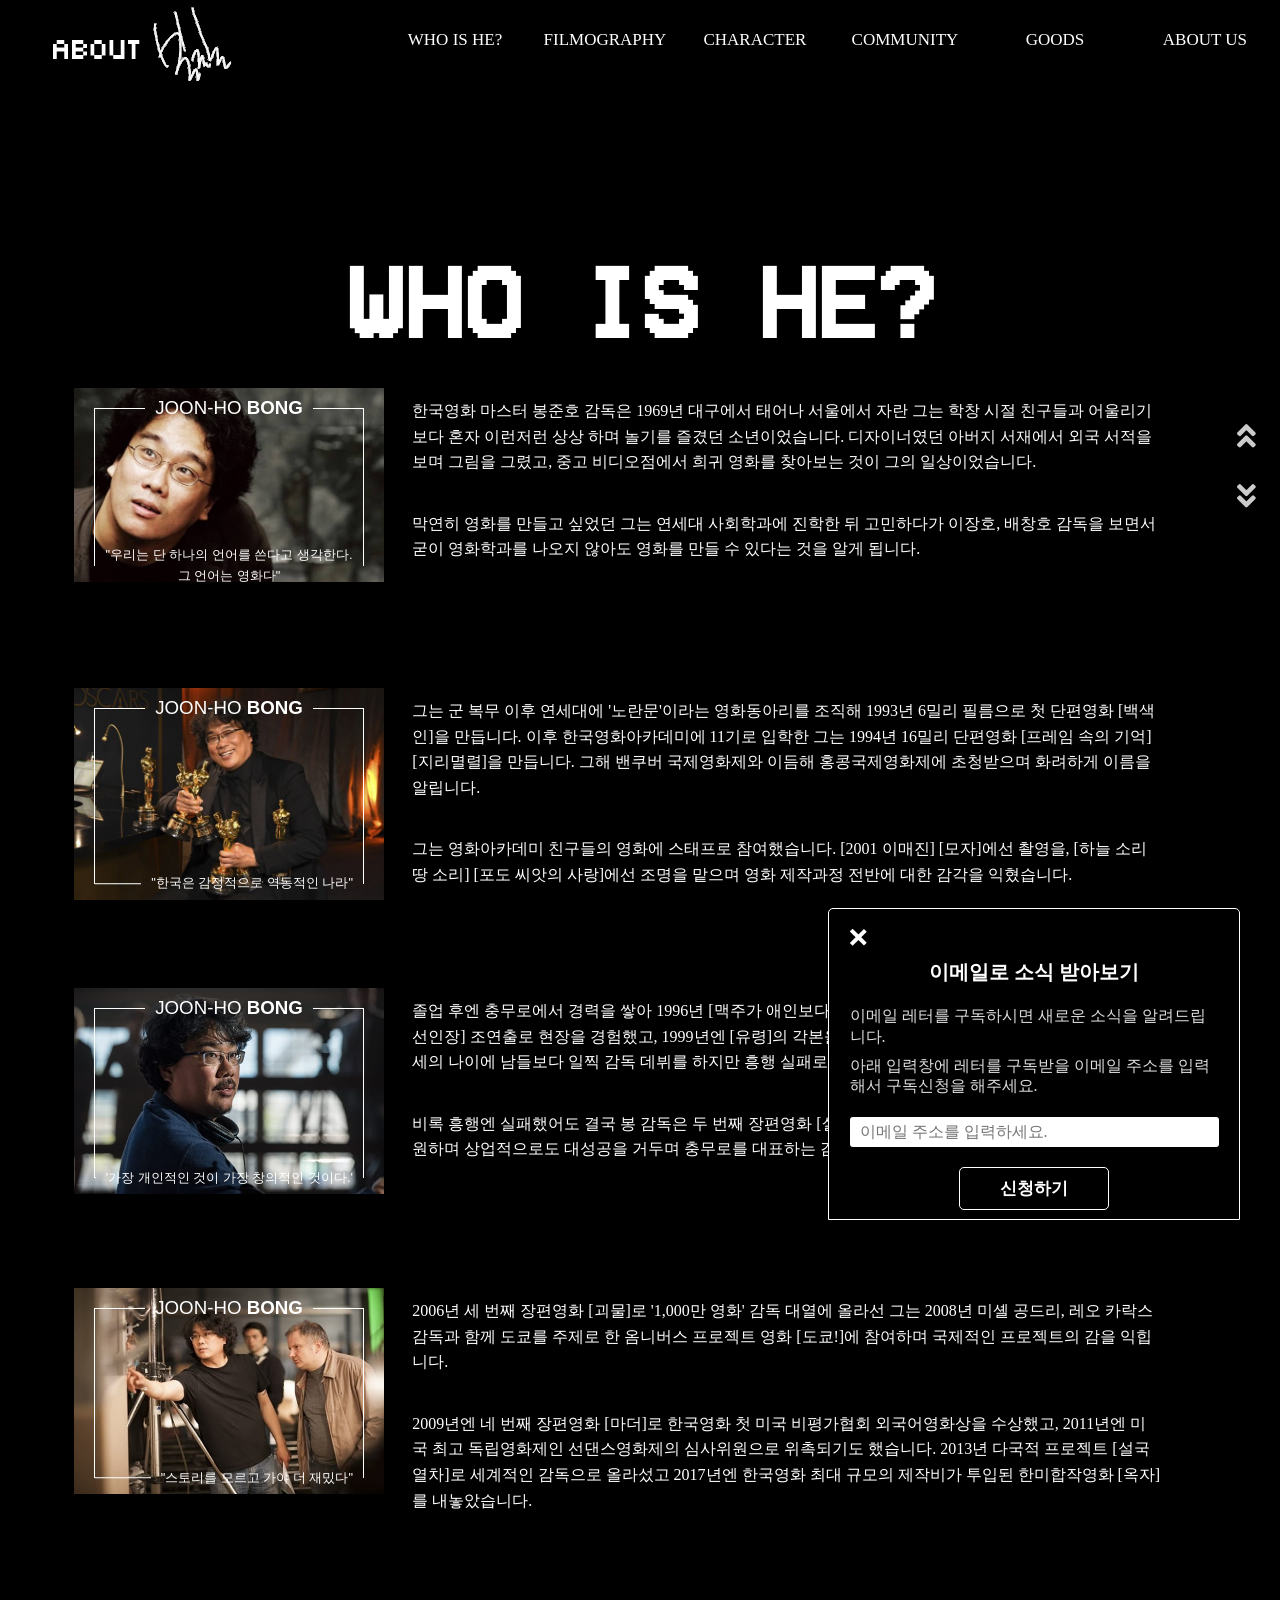
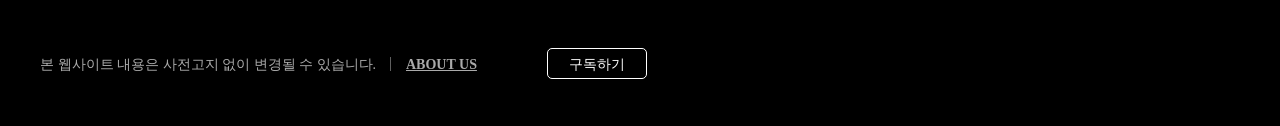
<file: 01/who_is_he.html>
<!DOCTYPE html>
<html lang="ko">
<head>
    <meta charset="UTF-8">
    <meta name="viewport" content="width=device-width, initial-scale=1.0, minimum-scale=1.0, maximum-scale=1.0">
    <meta http-equiv="X-UA-Compatible" content="ie=edge">
    <link rel="shortcut icon" href="../common/img/favicon_32x32.png" type="image/x-icon" />
    <link rel="icon" href="../common/img/favicon_32x32.png" type="image/x-icon">
    <title>ABOUT_______</title>
    
    <link rel="stylesheet" href="../common/css/basic.css">
    <link rel="stylesheet" href="css/style.css">
    <!--    WOW-->
    <link rel="stylesheet" href="../common/css/animate.css" />
    
    <script type="text/javascript" src="../common/js/jquery-3.4.1.min.js"></script>
    <script>
        $(function() {
            $("header").load("../common/head.html");
            $("footer").load("../common/foot.html");
        });
    </script>
    
    <!--    WOW.js-->
    <script type="text/javascript" src="../common/js/wow.min.js"></script>
</head>
<body>
   
<header></header>
   

<div class="content wow fadeInUp animated">
   
    <h3 class="page-tit">Who is He?</h3>
<!--
    <h4>Bong Joon Ho /봉준호 <br>출생 : 1969년 9월 14일 (50세)/대구광역시 남구 봉덕동 <br>
학력 : 대구남도초등학교 (전학)/잠실고등학교 (졸업)/연세대학교 (사회학 / 학사)/한국영화아카데미 <br>
 데뷔:1993년도 <백색인></h4>
-->
  
</div>
 <div class="bongbong wow fadeInUp animated">
  <div class="bong">
  	<figure class="bonbon"><img src="img/bong2.jpg" alt="bon2" />
  <figcaption>
    <div class="bong1">
      <h3>Joon-ho <span> Bong</span></h3>
    </div>
    <div class="bong2">
      <p> "우리는 단 하나의 언어를 쓴다고 생각한다. 그 언어는 영화다" </p>
    </div>
  </figcaption>
  <a href="#"></a>
</figure>
<p>
한국영화 마스터 봉준호 감독은 1969년 대구에서 태어나 서울에서 자란 그는 학창 시절 친구들과 어울리기보다 혼자 이런저런 상상 하며 놀기를 즐겼던 소년이었습니다. 
디자이너였던 아버지 서재에서 외국 서적을 보며 그림을 그렸고, 중고 비디오점에서 희귀 영화를 찾아보는 것이 그의 일상이었습니다.</p>
 <p class="notthis">
막연히 영화를 만들고 싶었던 그는 연세대 사회학과에 진학한 뒤 고민하다가 이장호, 배창호 감독을 보면서 굳이 영화학과를 나오지 않아도 영화를 만들 수 있다는 것을 알게 됩니다.</p>
  </div>
  <div class="bong">
  	<figure class="bonbon"><img src="img/bong3.jpg" alt="bon3" />
  <figcaption>
    <div class="bong1">
      <h3>Joon-ho <span> Bong</span></h3>
    </div>
    <div class="bong2">
      <p>"한국은 감정적으로 역동적인 나라"</p>
    </div>
  </figcaption>
  <a href="#"></a>
</figure>

 <p>그는 군 복무 이후 연세대에 '노란문'이라는 영화동아리를 조직해 1993년 6밀리 필름으로 첫 단편영화 [백색인]을 만듭니다.
이후 한국영화아카데미에 11기로 입학한 그는 1994년 16밀리 단편영화 [프레임 속의 기억] [지리멸렬]을 만듭니다.
<span class="notthis">그해 밴쿠버 국제영화제와 이듬해 홍콩국제영화제에 초청받으며 화려하게 이름을 알립니다.</span></p>
 <p class="notthis">그는 영화아카데미 친구들의 영화에 스태프로 참여했습니다. 
[2001 이매진] [모자]에선 촬영을, [하늘 소리 땅 소리] [포도 씨앗의 사랑]에선 조명을 맡으며 영화 제작과정 전반에 대한 감각을 익혔습니다.</p>
  </div>
   
  <div class="bong">
  	<figure class="bonbon"><img src="img/bong5.jpg" alt="bon5" />
  <figcaption>
    <div class="bong1">
      <h3>Joon-ho <span> Bong</span></h3>
    </div>
    <div class="bong2">
      <p> '가장 개인적인 것이 가장 창의적인 것이다.' </p>
    </div>
  </figcaption>
  <a href="#"></a>
	  </figure>
	   <p class="notthis">
졸업 후엔 충무로에서 경력을 쌓아 1996년 [맥주가 애인보다 좋은 7가지 이유] 연출부를 거쳐 1997년 [모텔 선인장] 조연출로 현장을 경험했고, 1999년엔 [유령]의 각본을 썼습니다.
그는 2000년 [플란다스의 개]로 31세의 나이에 남들보다 일찍 감독 데뷔를 하지만 흥행 실패로 위기에 처합니다. 
</p>
<p>
	<span class="notthis">비록 흥행엔 실패했어도 결국 </span>봉 감독은 
두 번째 장편영화 [살인의 추억]으로 비평은 물론 525만 관객을 동원하며 상업적으로도 대성공을 거두며 충무로를 대표하는 감독으로 안착합니다.
</p>
  </div> 

<div class="bong">
	  <figure class="bonbon"><img src="img/bong6.jpg" alt="bon6" />
  <figcaption>
    <div class="bong1">
      <h3>Joon-ho <span> Bong</span></h3>
    </div>
    <div class="bong2">
      <p> "스토리를 모르고 가야 더 재밌다" </p>
	  </div>
  </figcaption>
  <a href="#"></a>
</figure>
<p>2006년 세 번째 장편영화 [괴물]로 '1,000만 영화' 감독 대열에 올라선 그는 
2008년 미셸 공드리, 레오 카락스 감독과 함께 도쿄를 주제로 한 옴니버스 프로젝트 영화 [도쿄!]에 참여하며 국제적인 프로젝트의 감을 익힙니다.
	</p>
	<p class="last">
2009년엔 네 번째 장편영화 [마더]로 한국영화 첫 미국 비평가협회 외국어영화상을 수상했고, 2011년엔 미국 최고 독립영화제인 선댄스영화제의 심사위원으로 위촉되기도 했습니다.<br class="moile-only">
2013년 다국적 프로젝트 [설국열차]로 세계적인 감독으로 올라섰고 2017년엔 한국영화 최대 규모의 제작비가 투입된 한미합작영화 [옥자]를 내놓았습니다.</p>
</div>
</div>






<footer></footer>
    
</body>
</html>
</file>
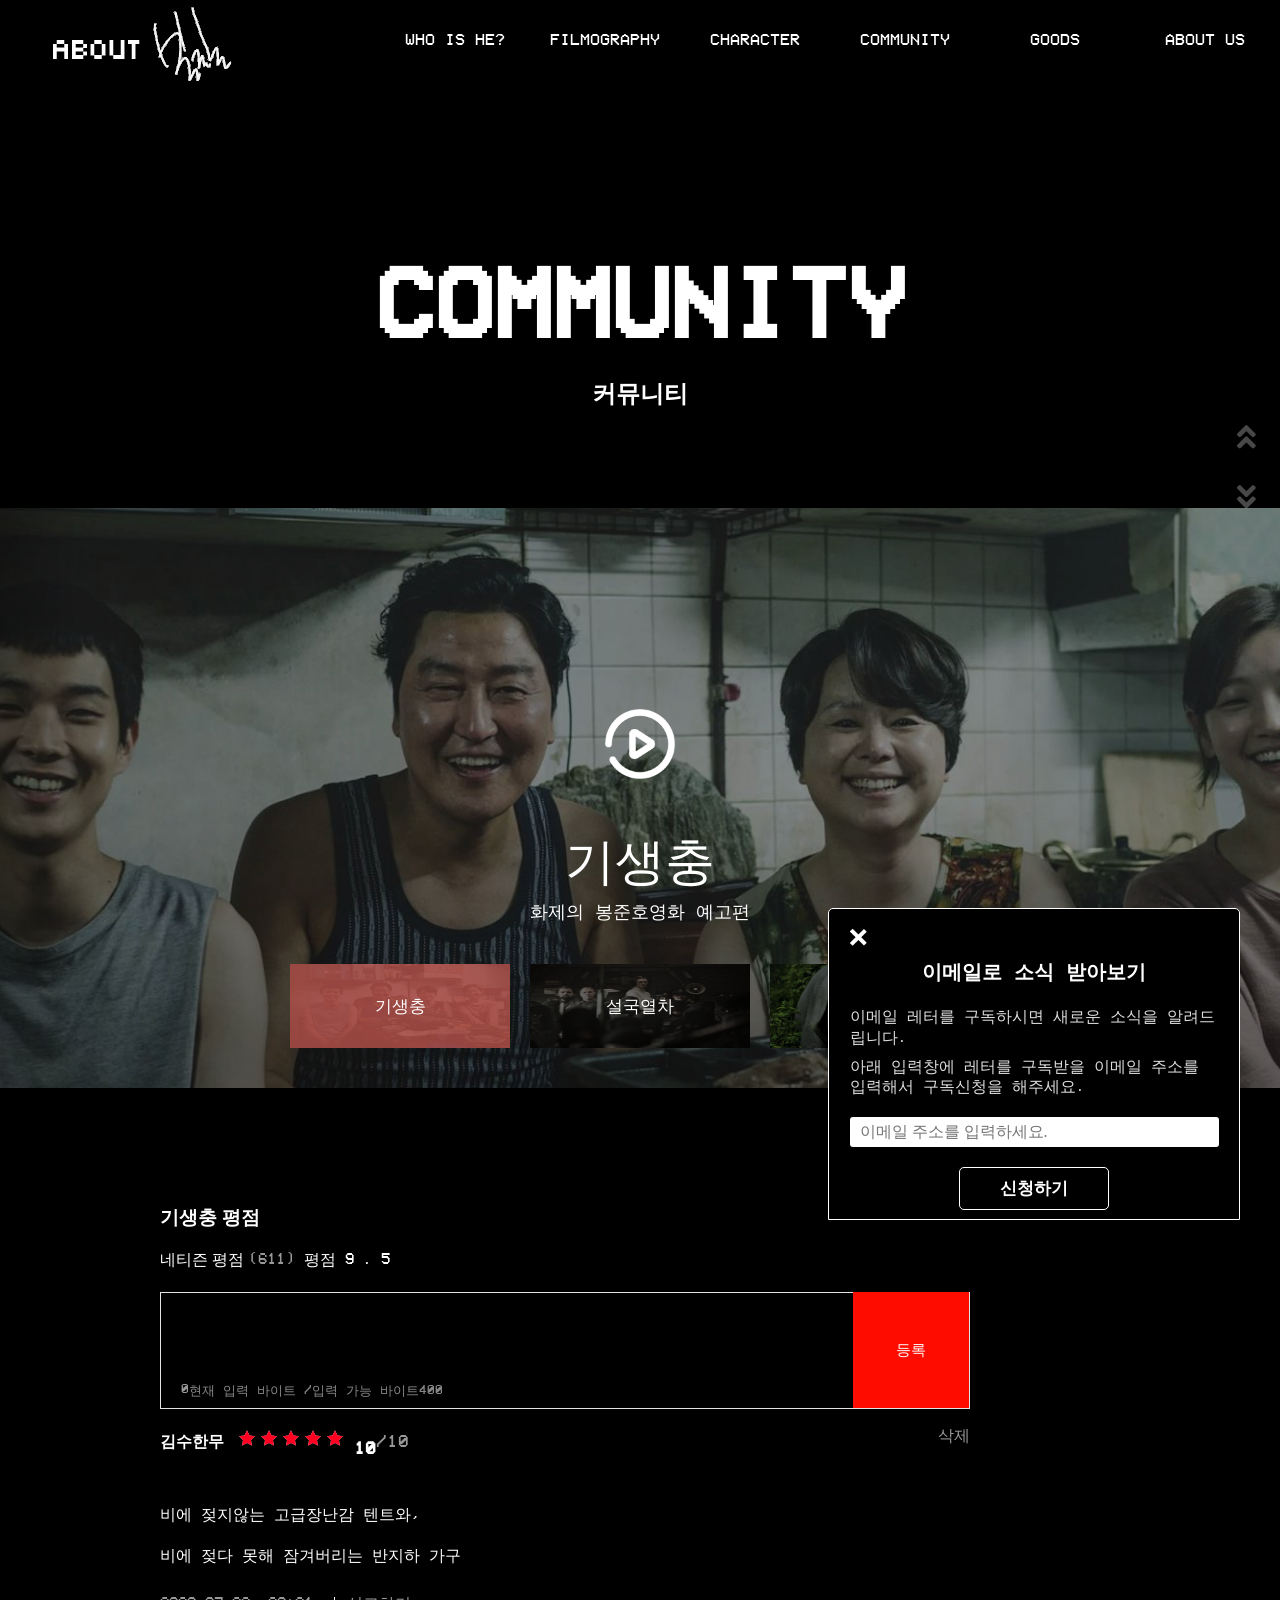
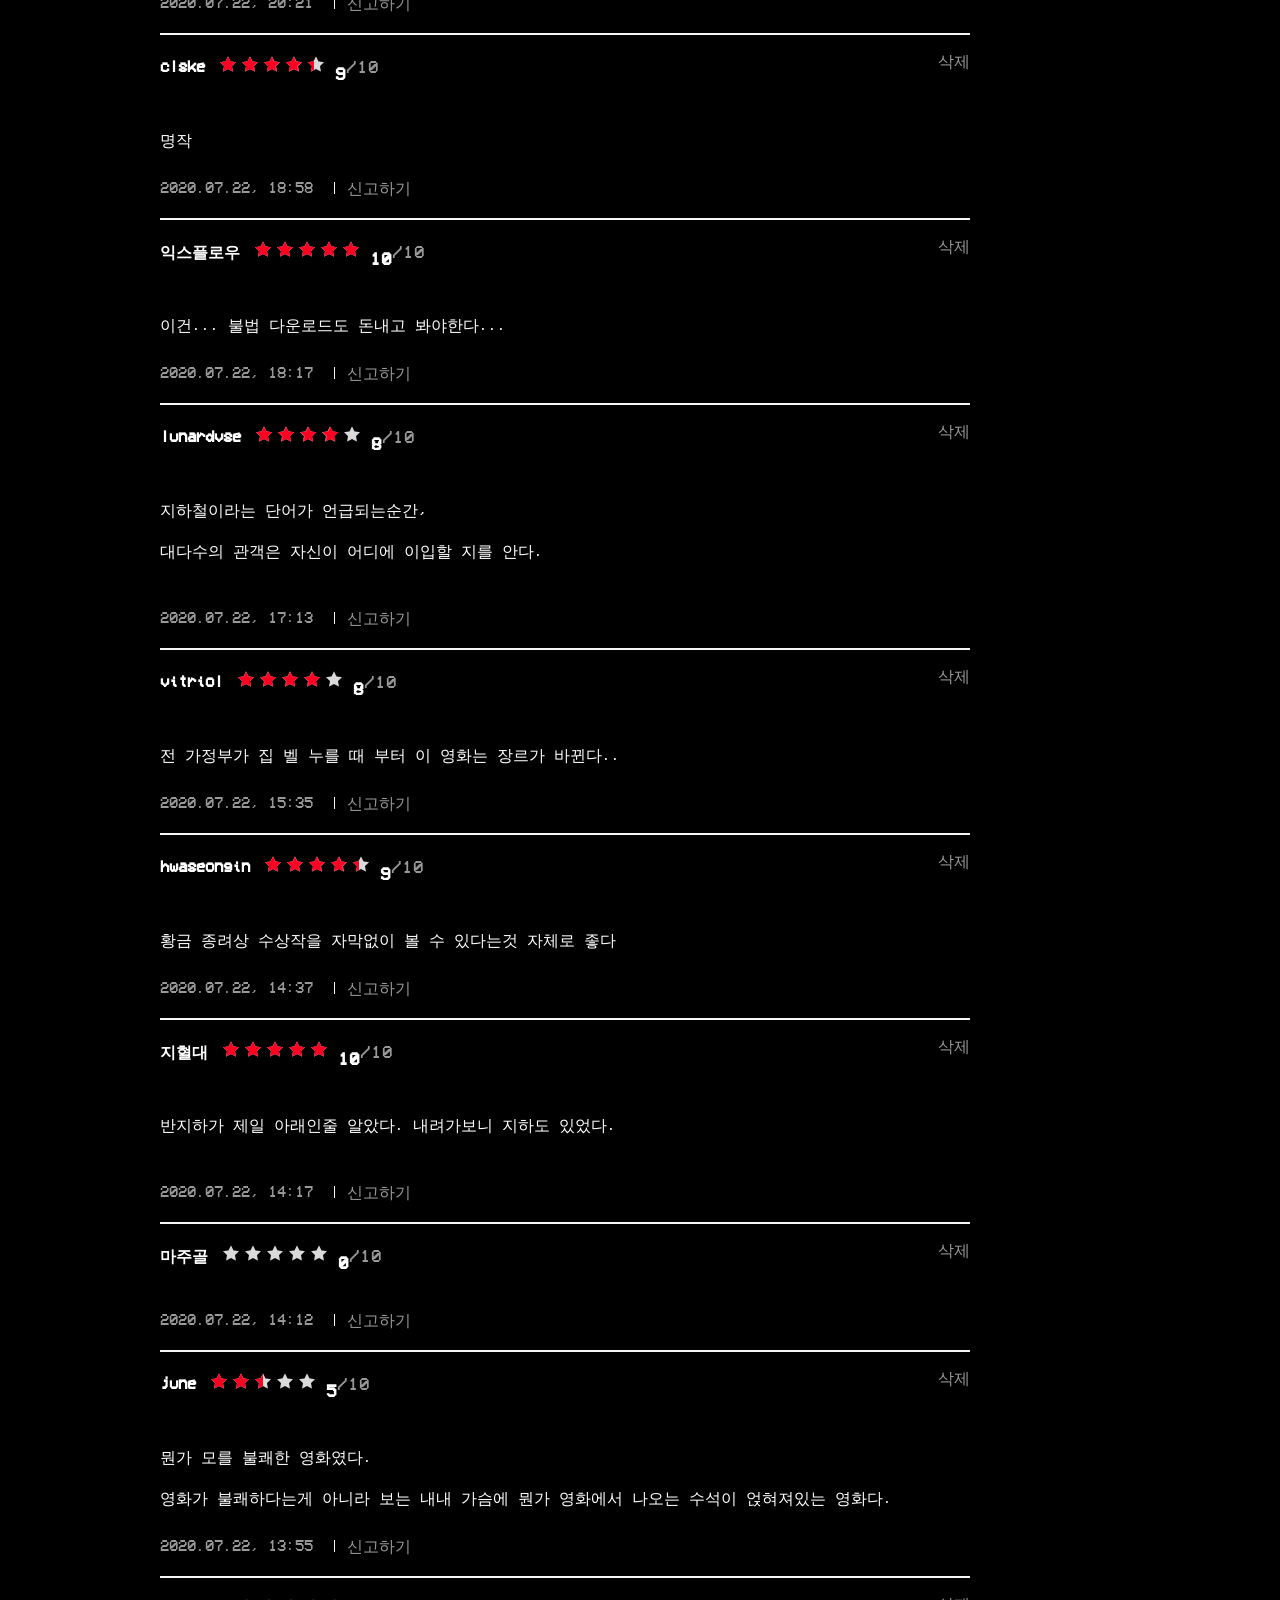
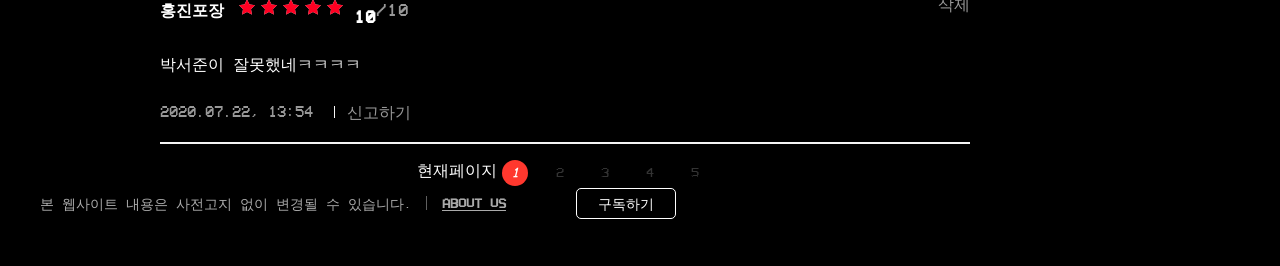
<file: 04/community.html>
<!DOCTYPE html>
<html lang="ko">
<head>
    <meta charset="UTF-8">
    <meta name="viewport" content="width=device-width, initial-scale=1.0, minimum-scale=1.0, maximum-scale=1.0">
    <link rel="shortcut icon" href="img/favicon_32x32.png" type="image/x-icon" />
    <link rel="icon" href="img/favicon_32x32.png" type="image/x-icon">
    <title>ABOUT_______</title>
    <!--    공용css-->
    <link rel="stylesheet" href="../common/css/basic.css">
    <link rel="stylesheet" href="css/style.css">
    <link rel="stylesheet" href="css/movie.css">

    <!--    wow-->
    <link rel="stylesheet" href="css/animate.css">
    <!--    js-->
    <script type="text/javascript" src="js/jquery-3.4.1.min.js"></script>
    <script src="js/prefixfree.min.js"></script>
    <!--    wowjs-->
    <script src="js/wow.min.js"></script>
    <script>
        $(function() {
            $("header").load("../common/head.html");
            $("footer").load("../common/foot.html");
        });
    </script>
    <script>
        new WOW().init();
    </script>


    <script>
        $(function() {
            $(".hc_big_img").hide();
            $(".hc_big_img").eq(0).fadeIn();
            $(".hc_thumb_box").eq(0).addClass("hover");

            $(".movie .movie_detail").hide();
            $(".movie .movie_detail").eq(0).fadeIn();

            $(".hc_thumb_box").click(function() {
                var i = $(this).index();
                $(".hc_thumb_box").removeClass("hover");
                $(".hc_thumb_box").eq(i).addClass("hover");
                $(".hc_big_img").hide();
                $(".hc_big_img").eq(i).fadeIn();

                $(".movie .movie_detail").hide();
                $(".movie .movie_detail").eq(i).fadeIn(); //stop().slideToggle(1000);
            });
        });
    </script>
</head>

<body>

    <header></header>

    <!-- 내용 넣기 예시-->
    <div class="content wow fadeInUp">
        <h3 class="page-tit">COMMUNITY</h3>
        <h4 class="page-sub">커뮤니티</h4>
    </div>

    <!--     video 모달-->
    <div class="main_area main_hot_clip wow fadeInUp" data-wow-duration=".8s" data-wow-delay=".8s">
        <div class="hc_movie vod_active">
            <!--동영상 활성시 vod_active 추가-->
            <div>
                <div class="hc_big_img hover">
                    <div class="hc_img_box ">
                        <img src="img/gi.jpg" alt="기생충" class="img01"></div>
                    <div class="hc_title_box">
                        <div class="vod_box">
                            <input type="checkbox" id="popup">
                            <label for="popup"><img src="img/play0.png" alt="" style="width: 70px"></label>
                            <div>
                                <div>
                                    <iframe width="700" height="400" src="https://www.youtube.com/embed/jBdRhhSt3Bc" frameborder="0" allow="accelerometer; autoplay; encrypted-media; gyroscope; picture-in-picture" allowfullscreen></iframe>
                                    <label for="popup"></label>
                                </div>
                                <label for="popup">X</label>
                            </div>
                        </div>
                        <div class="txt_box">
                            <div class="title">기생충</div>
                            <div class="info_txt">화제의 봉준호영화 예고편</div>
                        </div>
                    </div>
                </div>
                <div class="hc_big_img hover">
                    <div class="hc_img_box">
                        <img src="img/snow.jpg" alt="설국열차" class="img02"></div>
                    <div class="hc_title_box">
                        <div class="vod_box">
                            <input type="checkbox" id="popup1">
                            <label for="popup1"><img src="img/play0.png" alt="" style="width: 70px"></label>
                            <div>
                                <div>
                                    <iframe width="700" height="400" src="https://www.youtube.com/embed/mmiGsmbu3mQ" frameborder="0" allow="accelerometer; autoplay; encrypted-media; gyroscope; picture-in-picture" allowfullscreen></iframe>
                                    <label for="popup1"></label>
                                </div>
                                <label for="popup1">X</label>
                            </div>
                        </div>
                        <div class="txt_box">
                            <div class="title">설국열차</div>
                            <div class="info_txt">화제의 봉준호영화 예고편</div>
                        </div>
                    </div>
                </div>
                <div class="hc_big_img hover">
                    <div class="hc_img_box"><img src="img/okja-2.jpg" alt="옥자" class="img03"></div>
                    <div class="hc_title_box">
                        <div class="vod_box">
                            <input type="checkbox" id="popup2">
                            <label for="popup2"><img src="img/play0.png" alt="" style="width: 70px"></label>
                            <div>
                                <div>
                                    <iframe width="700" height="400" src="https://www.youtube.com/embed/eOdMVj1mnHE" frameborder="0" allow="accelerometer; autoplay; encrypted-media; gyroscope; picture-in-picture" allowfullscreen></iframe>
                                    <label for="popup2"></label>
                                </div>
                                <label for="popup2">X</label>
                            </div>
                        </div>
                        <div class="txt_box">
                            <div class="title">옥자</div>
                            <div class="info_txt">화제의 봉준호영화 예고편</div>
                        </div>
                    </div>
                </div>

            </div>
            <div class="hc_thumb">
                <div class="hc_thumb_box hover">
                    <img src="img/gi.jpg" alt="기생충" width="220" height="84">
                    <span class="txt">기생충</span>
                </div>
                <div class="hc_thumb_box">
                    <img src="img/snow.jpg" alt="설국열차" width="220" height="84">
                    <span class="txt">설국열차</span>
                </div>
                <div class="hc_thumb_box">
                    <img src="img/okja-1.jpg" alt="옥자" width="220" height="84">
                    <span class="txt">옥자</span>
                </div>

            </div>

        </div>
    </div>



<!--평점 창======================-->

   <div class="movie">
    <div class="movie_detail">
        <h3 class="screen_out">기생충 평점 </h3>
        <div class="main_detail">
            <div class="menu_impression menu_netizen">
                <h4 class="tit_movie">
                    네티즌 평점<span class="txt_menu">(611)</span>
                    <span class="info_menu">
                        <span class="ico_star ico_17star">평점</span>
                        <span class="num_grade grade_02">9</span>
                        <span class="num_grade grade_dot">.</span>
                        <span class="num_grade grade_01">5</span>
                    </span>
                </h4>
            </div>
            <!-- 내 평점 -->
            <div class="wrap_impression" id="wrap_impression">
                <div class="wrap_write">
                    <div class="cont_write" id="divContWrite">
                        <div class="impression_write">
                            <form action="#" method="get" class="frm_eval" id="writeCommentArea" onsubmit="return false;">
                                <div class="area_eval">
                                    <span class="wrap_tf" id="spanCommentArea">         
                                        <textarea name="tfEval" id="tfEval" class="tf_impression" style="height:66px; overflow-y:auto;"></textarea>
                                        <a href="" class="link_write"></a>
                                    </span>
                                    <span class="img_cmt guide_emot"></span>
                                </div>

                                <div class="write_btn">                                    
                                    <span class="num_byte">
                                        <span class="screen_out">현재 입력 바이트</span>
                                        <span class="num_count" id="tfEval_byteinfo">0</span>
                                        /<span class="screen_out">입력 가능 바이트</span>400</span>
                                    <button type="button" class="btn_submit">등록</button>
                                </div>
                            </form>
                        </div>
                    </div>
                </div>
            </div> 
            <ul class="list_review list_netizen">

                <li class="fst ">
                    <div class="review_info">
                        <a href="" class="link_review">
                            <p class="link_profile">김수한무</p>
                        </a>
                        <div class="raking_grade">
                            <span class="bg_star"><span class="bg_star inner_star" style="width:100.0%">평점</span></span>
                            <p class="emph_grade">10</p><span class="txt_grade">/10</span>
                        </div>
                     
                        <p class="desc_review">    
                            <br>                      
                            비에 젖지않는 고급장난감 텐트와,
                            
                            <br><br>비에 젖다 못해 잠겨버리는 반지하 가구
                        </p>

                        <div class="append_review">
                            <span class="info_append">
                                2020.07.22, 20:21
                            </span>

                            <span class="txt_bar"></span><a href="" class="link_report">신고하기</a>
                        </div>
                        <a href="" class="link_delete">삭제</a>
                    </div>
                </li>
                <li class=" ">
                  
                    <div class="review_info">
                        <a href="" class="link_review">
                            <p class="link_profile">clske</p>
                        </a>
                        <div class="raking_grade">
                            <span class="bg_star star_grade"><span class="bg_star inner_star" style="width:90.0%">평점</span></span>
                            <p class="emph_grade">9</p><span class="txt_grade">/10</span>
                        </div>
                        <p class="desc_review">
                              <br>
                              명작
                        </p>

                        <div class="append_review">
                            <span class="info_append">
                                2020.07.22, 18:58
                            </span>

                            <span class="txt_bar"></span><a href="" class="link_report">신고하기</a>
                        </div>
                        <a href="" class="link_delete">삭제</a>
                    </div>
                </li>
                <li class=" ">
                    <div class="review_info">
                        <a href="" class="link_review">
                            <p class="link_profile">익스플로우</p>
                        </a>
                        <div class="raking_grade">
                            <span class="bg_star star_grade"><span class="bg_star inner_star" style="width:100.0%">평점</span></span>
                            <p class="emph_grade">10</p><span class="txt_grade">/10</span>
                        </div>
                        <p class="desc_review">
                           <br>
                            이건... 불법 다운로드도 돈내고 봐야한다...
                        </p>

                        <div class="append_review">
                            <span class="info_append">
                                2020.07.22, 18:17
                            </span>

                            <span class="txt_bar"></span><a href="" class="link_report">신고하기</a>
                        </div>
                        <a href="" class="link_delete">삭제</a>
                    </div>
                </li>
                <li class=" ">
                    <div class="review_info">
                        <a href="" class="link_review">
                            <p class="link_profile">lunardvse</p>
                        </a>

                        <div class="raking_grade">
                            <span class="bg_star star_grade"><span class="bg_star inner_star" style="width:80.75%">평점</span></span>
                            <p class="emph_grade">8</p><span class="txt_grade">/10</span>
                        </div>
                        <p class="desc_review">
                            <br>
                            지하철이라는 단어가 언급되는순간,
                            <br><br>대다수의 관객은 자신이 어디에 이입할 지를 안다.
                            <br>
                            <br>
                        </p>

                        <div class="append_review">
                            <span class="info_append">
                                2020.07.22, 17:13
                            </span>

                            <span class="txt_bar"></span><a href="" class="link_report">신고하기</a>
                        </div>
                        <a href=""class="link_delete">삭제</a>
                    </div>
                </li>
                <li class=" ">
                    <div class="review_info">
                        <a href="" class="link_review">
                            <p class="link_profile">vitriol</p>
                        </a>

                        <div class="raking_grade">
                            <span class="bg_star star_grade"><span class="bg_star inner_star" style="width:80.0%">평점</span></span>
                            <p class="emph_grade">8</p><span class="txt_grade">/10</span>
                        </div>
                        <p class="desc_review">
                             <br>
                            전 가정부가 집 벨 누를 때 부터 이 영화는 장르가 바뀐다..
                        </p>

                        <div class="append_review">
                            <span class="info_append">
                                2020.07.22, 15:35
                            </span>

                            <span class="txt_bar"></span><a href="" class="link_report">신고하기</a>
                        </div>
                        <a href=""class="link_delete">삭제</a>
                    </div>
                </li>
                <li class=" ">
                    <div class="review_info">
                        <a href="" class="link_review">
                            <p class="link_profile">hwaseongin</p>
                        </a>

                        <div class="raking_grade">
                            <span class="bg_star star_grade"><span class="bg_star inner_star" style="width:90.0%">평점</span></span>
                            <p class="emph_grade">9</p><span class="txt_grade">/10</span>
                        </div>
                        <p class="desc_review">
                           <br>
                           황금 종려상 수상작을 자막없이 볼 수 있다는것 자체로 좋다
                            </p>

                        <div class="append_review">
                            <span class="info_append">
                                2020.07.22, 14:37
                            </span>

                            <span class="txt_bar"></span><a href="" class="link_report">신고하기</a>
                        </div>
                        <a href=""class="link_delete">삭제</a>
                    </div>
                </li>
                <li class=" ">
                    <div class="review_info">
                        <a href="" class="link_review">
                            <p class="link_profile">지혈대</p>
                        </a>

                        <div class="raking_grade">
                            <span class="bg_star star_grade"><span class="bg_star inner_star" style="width:100.0%">평점</span></span>
                            <p class="emph_grade">10</p><span class="txt_grade">/10</span>
                        </div>
                        <p class="desc_review"> 
                           <br>
                           반지하가 제일 아래인줄 알았다. 내려가보니 지하도 있었다.                          
                            <br>
                            <br>
                        </p>

                        <div class="append_review">
                            <span class="info_append">
                                2020.07.22, 14:17
                            </span>

                            <span class="txt_bar"></span><a href="" class="link_report">신고하기</a>
                        </div>
                        <a href="" class="link_delete">삭제</a>
                    </div>
                </li>
                <li class=" ">
                    <div class="review_info">
                        <a href="" class="link_review">
                            <p class="link_profile">마주골</p>
                        </a>

                        <div class="raking_grade">
                            <span class="bg_star star_grade"><span class="bg_star inner_star" style="width:0.0%">평점</span></span> 
                            <p class="emph_grade">0</p><span class="txt_grade">/10</span>
                        </div>
                        <p class="desc_review">
                          
                        </p>

                        <div class="append_review">
                            <span class="info_append">
                                2020.07.22, 14:12
                            </span>
        <span class="txt_bar"></span><a href="" class="link_report">신고하기</a>
                        </div>
                        <a href="" class="link_delete">삭제</a>
                    </div>
                </li>
                <li class=" ">
                    <div class="review_info">
                        <a href="" class="link_review">
                            <p class="link_profile">june</p>
                        </a>
                        <div class="raking_grade">
                            <span class="bg_star star_grade"><span class="bg_star inner_star" style="width:50.0%">평점</span></span>
                            <p class="emph_grade">5</p><span class="txt_grade">/10</span>
                        </div>
                        <p class="desc_review">
                           <br>
                            뭔가 모를 불쾌한 영화였다. 
                            <br>
                            <br>영화가 불쾌하다는게 아니라 보는 내내 가슴에 뭔가 영화에서 나오는 수석이 얹혀져있는 영화다.
                        </p>

                        <div class="append_review">
                            <span class="info_append">
                                2020.07.22, 13:55
                            </span>

                            <span class="txt_bar"></span><a href="" class="link_report">신고하기</a>
                        </div>
                        <a href="" class="link_delete">삭제</a>
                    </div>
                </li>
                <li class=" ">                   
                    <div class="review_info">
                        <a href="" class="link_review">
                            <p class="link_profile">홍진포장</p>
                        </a>
                        <div class="raking_grade">
                            <span class="bg_star star_grade"><span class="bg_star inner_star" style="width:100.0%">평점</span></span>
                            <p class="emph_grade">10</p><span class="txt_grade">/10</span>
                        </div>
                        <p class="desc_review">
                       박서준이 잘못했네ㅋㅋㅋㅋ
                        </p>

                        <div class="append_review">
                            <span class="info_append">
                                2020.07.22, 13:54
                            </span>

                            <span class="txt_bar"></span><a href="" class="link_report">신고하기</a>
                        </div>
                        <a href="" class="link_delete">삭제</a>
                    </div>
                </li>

            </ul>

            <!-- 페이징 -->



            <div class="paging_popcorn">
                <div class="inner_paging" data-tiara-layer="num_page">



                    <span class="screen_out">현재페이지</span><em class="link_page">1</em>
                    <a href="" class="link_page">2</a>
                    <a href="" class="link_page">3</a>
                    <a href="" class="link_page">4</a>
                    <a href="" class="link_page">5</a>
                </div>
            </div>
            <input type="hidden" id="gradePageLoaded" value="true">
        </div>

    </div>
    </div>
<!--    설국열차 평점창 =======================-->
     <div class="movie">
    <div class="movie_detail">
       <h3 class="screen_out">설국열차 평점 </h3>
        <div class="main_detail">
            <div class="menu_impression menu_netizen">
                <h4 class="tit_movie">
                    네티즌 평점<span class="txt_menu">(24)</span>
                    <span class="info_menu">
                        <span class="ico_star ico_17star">평점</span>
                        <span class="num_grade grade_02">7</span>
                        <span class="num_grade grade_dot">.</span>
                        <span class="num_grade grade_01">6</span>
                    </span>
                </h4>
            </div>
            <!-- 내 평점 -->
            <div class="wrap_impression" id="wrap_impression">
                <div class="wrap_write">
                    <div class="cont_write" id="divContWrite">
                        <div class="impression_write">
                            <form action="#" method="get" class="frm_eval" id="writeCommentArea" onsubmit="return false;">
                                <div class="area_eval">
                                    <span class="wrap_tf" id="spanCommentArea">         
                                        <textarea name="tfEval" id="tfEval" class="tf_impression" style="height:66px; overflow-y:auto; background: #000;"></textarea>
                                        <a href="" class="link_write"></a>
                                    </span>
                                    <span class="img_cmt guide_emot"></span>
                                </div>

                                <div class="write_btn">                                    
                                    <span class="num_byte">
                                        <span class="screen_out">현재 입력 바이트</span>
                                        <span class="num_count" id="tfEval_byteinfo">0</span>
                                        /<span class="screen_out">입력 가능 바이트</span>400</span>
                                    <button type="button" class="btn_submit">등록</button>
                                </div>
                            </form>
                        </div>
                    </div>
                </div>
            </div> 
            <ul class="list_review list_netizen">

                <li class="fst ">
                    <div class="review_info">
                        <a href="" class="link_review">
                            <p class="link_profile">매니악</p>
                        </a>
                        <div class="raking_grade">
                            <span class="bg_star"><span class="bg_star inner_star" style="width:100.0%">평점</span></span>
                            <p class="emph_grade">10</p><span class="txt_grade">/10</span>
                        </div>
                     
                        <p class="desc_review">                          
                            
                            <br>
                            이 영화는 신세계다 이게바로 봉준호의 신세계
                        </p>

                        <div class="append_review">
                            <span class="info_append">
                                2020.07.22, 20:21
                            </span>

                            <span class="txt_bar"></span><a href="" class="link_report">신고하기</a>
                        </div>
                        <a href="" class="link_delete">삭제</a>
                    </div>
                </li>
                <li class=" ">
                  
                    <div class="review_info">
                        <a href="" class="link_review">
                            <p class="link_profile">양군</p>
                        </a>
                        <div class="raking_grade">
                            <span class="bg_star star_grade"><span class="bg_star inner_star" style="width:100.0%">평점</span></span>
                            <p class="emph_grade">10</p><span class="txt_grade">/10</span>
                        </div>
                        <p class="desc_review">
                             <br>
                             이 영화는 무시당할 수준의 영화가 아니다.
                        </p>

                        <div class="append_review">
                            <span class="info_append">
                                2020.07.22, 18:58
                            </span>

                            <span class="txt_bar"></span><a href="" class="link_report">신고하기</a>
                        </div>
                        <a href="" class="link_delete">삭제</a>
                    </div>
                </li>
                <li class=" ">
                    <div class="review_info">
                        <a href="" class="link_review">
                            <p class="link_profile">호이호이</p>
                        </a>
                        <div class="raking_grade">
                            <span class="bg_star star_grade"><span class="bg_star inner_star" style="width:60.0%">평점</span></span>
                            <p class="emph_grade">6</p><span class="txt_grade">/10</span>
                        </div>
                        <p class="desc_review">
                          <br>
                            영화적 메시지가 돋보이네요. 한국영화도 이런 시도를 많이 해봐야죠
                        </p>

                        <div class="append_review">
                            <span class="info_append">
                                2020.07.22, 18:17
                            </span>

                            <span class="txt_bar"></span><a href="" class="link_report">신고하기</a>
                        </div>
                        <a href="" class="link_delete">삭제</a>
                    </div>
                </li>
                <li class=" ">
                    <div class="review_info">
                        <a href="" class="link_review">
                            <p class="link_profile">천하무쌍</p>
                        </a>

                        <div class="raking_grade">
                            <span class="bg_star star_grade"><span class="bg_star inner_star" style="width:37.75%">평점</span></span>
                            <p class="emph_grade">4</p><span class="txt_grade">/10</span>
                        </div>
                        <p class="desc_review">
                            <br>
                            남궁민수가 번역하는 기계 나도 하나 갖고 싶네요.
                            <br>
                            <br>
                        </p>

                        <div class="append_review">
                            <span class="info_append">
                                2020.07.22, 17:13
                            </span>

                            <span class="txt_bar"></span><a href="" class="link_report">신고하기</a>
                        </div>
                        <a href=""class="link_delete">삭제</a>
                    </div>
                </li>
                <li class=" ">
                    <div class="review_info">
                        <a href="" class="link_review">
                            <p class="link_profile">vitriol</p>
                        </a>

                        <div class="raking_grade">
                            <span class="bg_star star_grade"><span class="bg_star inner_star" style="width:10.0%">평점</span></span>
                            <p class="emph_grade">1</p><span class="txt_grade">/10</span>
                        </div>
                        <p class="desc_review">
                            
                            aldks...
                        </p>

                        <div class="append_review">
                            <span class="info_append">
                                2020.07.22, 15:35
                            </span>

                            <span class="txt_bar"></span><a href="" class="link_report">신고하기</a>
                        </div>
                        <a href=""class="link_delete">삭제</a>
                    </div>
                </li>
                <li class=" ">
                    <div class="review_info">
                        <a href="" class="link_review">
                            <p class="link_profile">문필규</p>
                        </a>

                        <div class="raking_grade">
                            <span class="bg_star star_grade"><span class="bg_star inner_star" style="width:50.0%">평점</span></span>
                            <p class="emph_grade">5</p><span class="txt_grade">/10</span>
                        </div>
                        <p class="desc_review">
                           
                            </p>

                        <div class="append_review">
                            <span class="info_append">
                                2020.07.22, 14:37
                            </span>

                            <span class="txt_bar"></span><a href="" class="link_report">신고하기</a>
                        </div>
                        <a href=""class="link_delete">삭제</a>
                    </div>
                </li>
                <li class=" ">
                    <div class="review_info">
                        <a href="" class="link_review">
                            <p class="link_profile">체육인</p>
                        </a>

                        <div class="raking_grade">
                            <span class="bg_star star_grade"><span class="bg_star inner_star" style="width:80.0%">평점</span></span>
                            <p class="emph_grade">8</p><span class="txt_grade">/10</span>
                        </div>
                        <p class="desc_review">                           
                            <br>
                            생각보단 거의 예술영화에 가깝네요..진중하고 상상력도 
                            <br>가미된 괜찮은 영화였습니다...그런데 좀 대중들이 즐길만하기는 어려울것 같습니다.
                            <br> 저도 솔직히 좀 오락면에서는 별로였네요.
                            <br>
                        </p>

                        <div class="append_review">
                            <span class="info_append">
                                2020.07.22, 14:17
                            </span>

                            <span class="txt_bar"></span><a href="" class="link_report">신고하기</a>
                        </div>
                        <a href="" class="link_delete">삭제</a>
                    </div>
                </li>
            </ul>
            <input type="hidden" id="gradePageLoaded" value="true">
        </div>

    </div>
    </div>
<!--    옥자 평점창===============================-->
     <div class="movie">
    <div class="movie_detail">
       <h3 class="screen_out">옥자 평점 </h3>
        <div class="main_detail">
            <div class="menu_impression menu_netizen">
                <h4 class="tit_movie">
                    네티즌 평점<span class="txt_menu">(55)</span>
                    <span class="info_menu">
                        <span class="ico_star ico_17star">평점</span>
                        <span class="num_grade grade_02">9</span>
                        <span class="num_grade grade_dot">.</span>
                        <span class="num_grade grade_01">1</span>
                    </span>
                </h4>
            </div>
            <!-- 내 평점 -->
            <div class="wrap_impression" id="wrap_impression">
                <div class="wrap_write">
                    <div class="cont_write" id="divContWrite">
                        <div class="impression_write">
                            <form action="#" method="get" class="frm_eval" id="writeCommentArea" onsubmit="return false;">
                                <div class="area_eval">
                                    <span class="wrap_tf" id="spanCommentArea">         
                                        <textarea name="tfEval" id="tfEval" class="tf_impression" style="height:66px; overflow-y:auto; background: #000;"></textarea>
                                        <a href="" class="link_write"></a>
                                    </span>
                                    <span class="img_cmt guide_emot"></span>
                                </div>

                                <div class="write_btn">                                    
                                    <span class="num_byte">
                                        <span class="screen_out">현재 입력 바이트</span>
                                        <span class="num_count" id="tfEval_byteinfo">0</span>
                                        /<span class="screen_out">입력 가능 바이트</span>400</span>
                                    <button type="button" class="btn_submit">등록</button>
                                </div>
                            </form>
                        </div>
                    </div>
                </div>
            </div> 
            <ul class="list_review list_netizen">

                <li class="fst ">
                    <div class="review_info">
                        <a href="" class="link_review">
                            <p class="link_profile">sdfee</p>
                        </a>
                        <div class="raking_grade">
                            <span class="bg_star"><span class="bg_star inner_star" style="width:100.0%">평점</span></span>
                            <p class="emph_grade">10</p><span class="txt_grade">/10</span>
                        </div>
                     
                        <p class="desc_review">                          
                            
                            <br>
                            중국에서 기른 돼지 '리얼'은 폭망했고, 한국에서 기른 '옥자'는 위대했다.
                        </p>

                        <div class="append_review">
                            <span class="info_append">
                                2020.07.22, 20:21
                            </span>

                            <span class="txt_bar"></span><a href="" class="link_report">신고하기</a>
                        </div>
                        <a href="" class="link_delete">삭제</a>
                    </div>
                </li>
                <li class=" ">
                  
                    <div class="review_info">
                        <a href="" class="link_review">
                            <p class="link_profile">clske</p>
                        </a>
                        <div class="raking_grade">
                            <span class="bg_star star_grade"><span class="bg_star inner_star" style="width:100.0%">평점</span></span>
                            <p class="emph_grade">10</p><span class="txt_grade">/10</span>
                        </div>
                        <p class="desc_review">
                             <br>
                              넷플릭스에사 방금 보고 크레딧올라가는중이네요.. <br>
                              뭔가 씁슬한데 나름 생각하게도 하는 그런양화..
                               <br>
                              이영화에서 제이크질렌할의 연기가 제일 오짐 ㅋ
                        </p>

                        <div class="append_review">
                            <span class="info_append">
                                2020.07.22, 18:58
                            </span>

                            <span class="txt_bar"></span><a href="" class="link_report">신고하기</a>
                        </div>
                        <a href="" class="link_delete">삭제</a>
                    </div>
                </li>
                <li class=" ">
                    <div class="review_info">
                        <a href="" class="link_review">
                            <p class="link_profile">히든식사</p>
                        </a>
                        <div class="raking_grade">
                            <span class="bg_star star_grade"><span class="bg_star inner_star" style="width:100.0%">평점</span></span>
                            <p class="emph_grade">10</p><span class="txt_grade">/10</span>
                        </div>
                        <p class="desc_review">
                          <br>
                            이미자는 뭐라고 속삭인 걸까?
                        </p>

                        <div class="append_review">
                            <span class="info_append">
                                2020.07.22, 18:17
                            </span>

                            <span class="txt_bar"></span><a href="" class="link_report">신고하기</a>
                        </div>
                        <a href="" class="link_delete">삭제</a>
                    </div>
                </li>
                <li class=" ">
                    <div class="review_info">
                        <a href="" class="link_review">
                            <p class="link_profile">스카웃</p>
                        </a>

                        <div class="raking_grade">
                            <span class="bg_star star_grade"><span class="bg_star inner_star" style="width:90.0%">평점</span></span>
                            <p class="emph_grade">9</p><span class="txt_grade">/10</span>
                        </div>
                        <p class="desc_review">
                            <br>
                             봉준호....역시 사람 불편하게 하는 재주는 최고야
                            <br>
                            <br>
                        </p>

                        <div class="append_review">
                            <span class="info_append">
                                2020.07.22, 17:13
                            </span>

                            <span class="txt_bar"></span><a href="" class="link_report">신고하기</a>
                        </div>
                        <a href=""class="link_delete">삭제</a>
                    </div>
                </li>
                <li class=" ">
                    <div class="review_info">
                        <a href="" class="link_review">
                            <p class="link_profile">이젤론</p>
                        </a>

                        <div class="raking_grade">
                            <span class="bg_star star_grade"><span class="bg_star inner_star" style="width:80.0%">평점</span></span>
                            <p class="emph_grade">8</p><span class="txt_grade">/10</span>
                        </div>
                        <p class="desc_review">
                            <br>
                           누군가의 자본이 누군가의 친구였다.
                        </p>

                        <div class="append_review">
                            <span class="info_append">
                                2020.07.22, 15:35
                            </span>

                            <span class="txt_bar"></span><a href="" class="link_report">신고하기</a>
                        </div>
                        <a href=""class="link_delete">삭제</a>
                    </div>
                </li>
                <li class=" ">
                    <div class="review_info">
                        <a href="" class="link_review">
                            <p class="link_profile">wit142</p>
                        </a>

                        <div class="raking_grade">
                            <span class="bg_star star_grade"><span class="bg_star inner_star" style="width:100.0%">평점</span></span>
                            <p class="emph_grade">10</p><span class="txt_grade">/10</span>
                        </div>
                        <p class="desc_review">
                          <br>
                           감독이 봉준호란다. 그냥 보는거다
                            </p>

                        <div class="append_review">
                            <span class="info_append">
                                2020.07.22, 14:37
                            </span>

                            <span class="txt_bar"></span><a href="" class="link_report">신고하기</a>
                        </div>
                        <a href=""class="link_delete">삭제</a>
                    </div>
                </li>
                <li class=" ">
                    <div class="review_info">
                        <a href="" class="link_review">
                            <p class="link_profile">스지오</p>
                        </a>

                        <div class="raking_grade">
                            <span class="bg_star star_grade"><span class="bg_star inner_star" style="width:100.0%">평점</span></span>
                            <p class="emph_grade">10</p><span class="txt_grade">/10</span>
                        </div>
                        <p class="desc_review">                           
                            <br>
                            연출력하나는 최고다 한국에도 이런 감독이 있다는게 감사할뿐 ㅋㅋ
                            <br>
                        </p>

                        <div class="append_review">
                            <span class="info_append">
                                2020.07.22, 14:17
                            </span>

                            <span class="txt_bar"></span><a href="" class="link_report">신고하기</a>
                        </div>
                        <a href="" class="link_delete">삭제</a>
                    </div>
                </li>
                <li class=" ">
                    <div class="review_info">
                        <a href="" class="link_review">
                            <p class="link_profile">악동</p>
                        </a>

                        <div class="raking_grade">
                            <span class="bg_star star_grade">
                            <span class="bg_star inner_star" style="width:100.0%">평점</span></span> 
                            <p class="emph_grade">10</p><span class="txt_grade">/10</span>
                        </div>
                        <p class="desc_review">
                          <br>
                          사랑스럽고 잔혹했던 동화
                        </p>

                        <div class="append_review">
                            <span class="info_append">
                                2020.07.22, 14:12
                            </span>
        <span class="txt_bar"></span><a href="" class="link_report">신고하기</a>
                        </div>
                        <a href="" class="link_delete">삭제</a>
                    </div>
                </li>


            </ul>
        </div>

    </div>
    </div>






    <footer></footer>

</body></html>
</file>
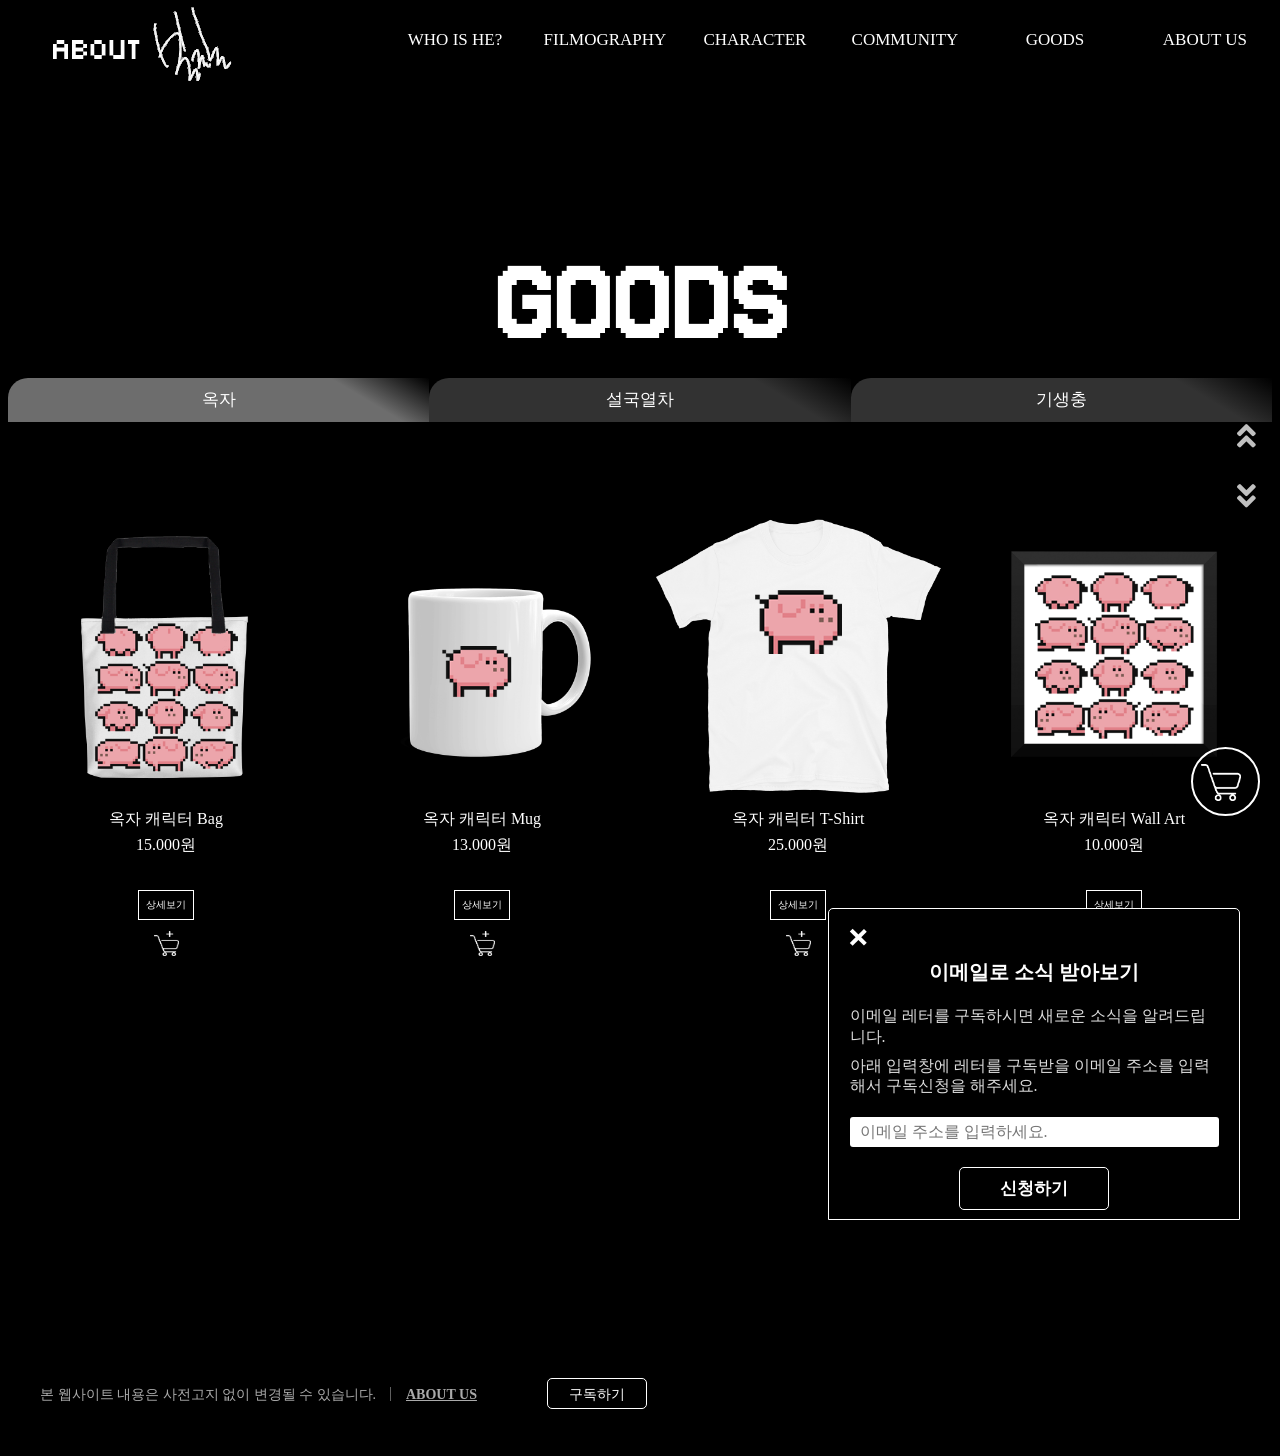
<file: 05/goods.html>
<!DOCTYPE html>
<html lang="ko">

<head>
    <meta charset="UTF-8">
    <meta name="viewport" content="width=device-width, initial-scale=1.0, minimum-scale=1.0, maximum-scale=1.0">
    <meta http-equiv="X-UA-Compatible" content="ie=edge">
    <link rel="shortcut icon" href="../common/img/favicon_32x32.png" type="image/x-icon"/>	
	<link rel="icon" href="../common/img/favicon_32x32.png" type="image/x-icon">
    <title>ABOUT_______</title>
    <!-- title 추후 통일하기 -->

    <!--    <link rel="stylesheet" href="css/goods.css">-->
    <link rel="stylesheet" href="../common/css/basic.css">
    <link rel="stylesheet" href="css/mannual.css">


    <script type="text/javascript" src="../common/js/jquery-3.4.1.min.js"></script>
    <script type="text/javascript" src="js/jquery.touchSwipe.min.js"></script>
    <script type="text/javascript" src="js/sub.js"></script>

</head>

<body> 

    <header></header>

    <div class="content">
        <h3 class="page-tit">Goods</h3>
        <ul class="right_top">
            <div class="right_top_login">




                <li class="baskett"><img src="img/mart/NEWchrtplus.png" alt="tapeicon" class="basket">
                    <span class="maketnum"></span>
                </li>
                <div class="makittlist1">

                    <div class="items">
                        <div class="topmit"><img src="img/mart/NEW%20x_icon.png" style="width: 15px; position: relative; left: 251px; top: 2px; cursor: pointer;" class="xix"><span class="textsho" style="color: #fff;">Shopping Cart</span></div>
                        <ul class="itemslist" style="padding-left: 0;">

                        </ul>

                    </div>
                    <div class="bflex">
                        <div class="bottom">
                            <input type="button" class="buy" value="buy" id="buy">
                            <span>Total:</span>
                        </div>
                    </div>
                </div>
            </div>
 
        </ul>
        <section class="goodswrap"> 
            <div class="subnav1">
                <ul class="subnavgrup">
                    <li class="active"><span>옥자</span></li>
                    <li><span>설국열차</span></li>
                    <li><span>기생충</span></li>
                </ul>
            </div>

            <div class="imgbox">
      
                <div class="flexbox">

                    <div class="button">
                        <div class="next" style="display: none"><img src="img/next.png" alt=""></div>
                        <div class="right"><img src="img/right.png" alt=""></div>

                    </div>
                              <div class="blackwall main" style="bottom: -1020px">
                                 <a class="closeX" onclick="$(this).parent().stop().animate({'bottom': -1020});"><span></span><span></span></a>
                            <div class="submain">
                                <img class="subinfo1 target" src="img/ok1/goods/ok1.png" data-zoom="3" />
                                <div class="textarea">
                                    <span>옥자 캐릭터 Bag</span>
                                    <p style="display:block; margin-top: 5px;">15.000원</p><br>
                                    <span class="buy10">구매</span>
                                </div>
                            </div>
                        </div>
                        
                        <div class="blackwall another" style="left : -1320px">
                                 <a class="closeX" onclick="$(this).parent().stop().animate({'left': -1320});"><span></span><span></span></a>
                            <div class="submain">
                                
                                <img class="subinfo1 target" src="img/ok1/goods/ok1.png" data-zoom="3"/>
                                <div class="textarea">
                                    <span>옥자 캐릭터 Bag</span>
                                    <p style="display:block; margin-top: 5px;">15.000원</p><br>
                                    <span class="buy10">구매</span>
                                </div>
                            </div>
                        </div>
                         
                        <div class="blackwall2 main" style="bottom: -1020px">
                                 <a class="closeX" onclick="$(this).parent().stop().animate({'bottom': -1020});"><span></span><span></span></a>
                            <div class="submain">
                                     <img class="subinfo1 target" src="img/ok1/goods/ok2.png" data-zoom="3" />
                                <div class="textarea">
                                    <span>옥자 캐릭터 Mug</span>
                                    <p style="display:block; margin-top: 5px;">13.000원</p><br>
                                    <span class="buy10">구매</span>
                                </div>
                            </div>
                        </div>
                                <div class="blackwall2 another" style="left: -1320px">
                                 <a class="closeX" onclick="$(this).parent().stop().animate({'left': -1320});"><span></span><span></span></a>
                            <div class="submain">
                                 <img class="subinfo1 target" src="img/ok1/goods/ok2.png" data-zoom="3" />
                                <div class="textarea">
                                    <span>옥자 캐릭터 Mug</span>
                                    <p style="display:block; margin-top: 5px;">13.000원</p><br>
                                    <span class="buy10">구매</span>
                                </div>
                            </div>
                        </div>
                    <div class="s1">
                    
                        <div class="s1box s1img1">

                            <div class="item img0"></div>
                            <div class="textarea">
                                <span>옥자 캐릭터 Bag</span>
                                <p style="display:block; margin-top: 5px;">15.000원</p><br>
                                <span class="buy10 main" onclick="$('.blackwall').stop().animate({'bottom': 0});">상세보기</span> 
<!--                                추가-->
                                <span class="buy10 another" onclick="$('.blackwall.another').stop().animate({'left': 0});">상세보기</span>
                                
                                
                                <div class="xline900 nohide"></div>

                            </div>
                        </div>
                        <div class="s1box s1img2">
                            <div class="item img1"></div>
                            <div class="textarea">
                                <span>옥자 캐릭터 Mug</span><br>
                                <p style="display:block; margin-top: 5px;">13.000원</p><br>
                                <span class="buy10 main" onclick="$('.blackwall2').stop().animate({'bottom': 0});">상세보기</span>
<!--                               추가-->
                                <span class="buy10 another" onclick="$('.blackwall2.another').stop().animate({'left': 0});">상세보기</span>
                                <div class="xline901 nohide"> </div>
                            </div>
                        </div>
                        <div class="s1box s1img3">
                            <div class="item img2"></div>
                            <div class="textarea">
                                <span>옥자 캐릭터 T-Shirt</span><br>
                                <p style="display:block; margin-top: 5px;">25.000원</p><br>
                                <span class="buy10">상세보기</span>
                                <div class="xline900 nohide"></div>
                            </div>
                        </div>
                        <div class="s1box s1img4">
                            <div class="item img3"></div>
                            <div class="textarea">
                                <span>옥자 캐릭터 Wall Art</span><br>
                                <p style="display:block; margin-top: 5px;">10.000원</p><br>
                                <span class="buy10">상세보기</span>
                                <div class="xline900 nohide"></div>
                            </div>
                        </div>


                    </div>

                    <div class="ok" style="display: none">
                        <div class="okbox okimg1">

                            <div class="item img0"></div>
                            <div class="textarea">
                                <span>설국열차 캐릭터 Bag</span><br>
                                <p style="display:block; margin-top: 5px;">15.000원</p><br>
                                <span class="buy10">상세보기</span>
                                <div class="xline900 nohide"></div>
                            </div>
                        </div>
                        <div class="okbox okimg2">
                            <div class="item img1"></div>
                            <div class="textarea">
                                <span>설국열차 캐릭터 Mug</span><br>
                                <p style="display:block; margin-top: 5px;">13.000원</p><br>
                                <span class="buy10">상세보기</span>
                                <div class="xline900 nohide"></div>
                            </div>
                        </div>
                        <div class="okbox okimg3">
                            <div class="item img2"></div>
                            <div class="textarea">
                                <span>설국열차 캐릭터 T-Shirt</span><br>
                                <p style="display:block; margin-top: 5px;">25.000원</p><br>
                                <span class="buy10">상세보기</span>
                                <div class="xline900 nohide"></div>
                            </div>
                        </div>
                        <div class="okbox okimg4">
                            <div class="item img3"></div>
                            <div class="textarea">
                                <span>설국열차 캐릭터 Wall Art</span><br>
                                <p style="display:block; margin-top: 5px;">10.000원</p><br>
                                <span class="buy10">상세보기</span>
                                <div class="xline900 nohide"></div>
                            </div>
                        </div>
 
                    </div>
                    <div class="helminth">
                        <div class="helminthbox helminthimg1">

                            <div class="item img0"></div>
                            <div class="textarea">
                                <span>기생충 캐릭터 Bag</span><br>
                                <p style="display:block; margin-top: 5px;">15.000원</p><br>
                                <span class="buy10">상세보기</span>
                                <div class="xline900 nohide"></div>
                            </div> 
                        </div>
                        <div class="helminthbox helminthimg2">
                            <div class="item img1"></div>
                            <div class="textarea">
                                <span>기생충 캐릭터 Mug</span><br>
                                <p style="display:block; margin-top: 5px;">13.000원</p><br>
                                <span class="buy10">상세보기</span>
                                <div class="xline900 nohide"></div>
                            </div>
                        </div>
                        <div class="helminthbox helminthimg3">
                            <div class="item img2"></div>
                            <div class="textarea">
                                <span>기생충 캐릭터 T-Shirt</span><br>
                                <p style="display:block; margin-top: 5px;">25.000원</p><br>
                                <span class="buy10">상세보기</span>
                                <div class="xline900 nohide"></div>
                            </div>
                        </div>
                        <div class="helminthbox helminthimg4">
                            <div class="item img3"></div>
                            <div class="textarea">
                                <span>기생충 캐릭터 Wall Art</span><br>
                                <p style="display:block; margin-top: 5px;">10.000원</p><br>
                                <span class="buy10">상세보기</span>
                                <div class="xline900 nohide"></div>
                            </div>
                        </div>
                    </div>
                </div>
            </div>

        </section>
    </div>

    <footer></footer>

</body>

</html>
</file>
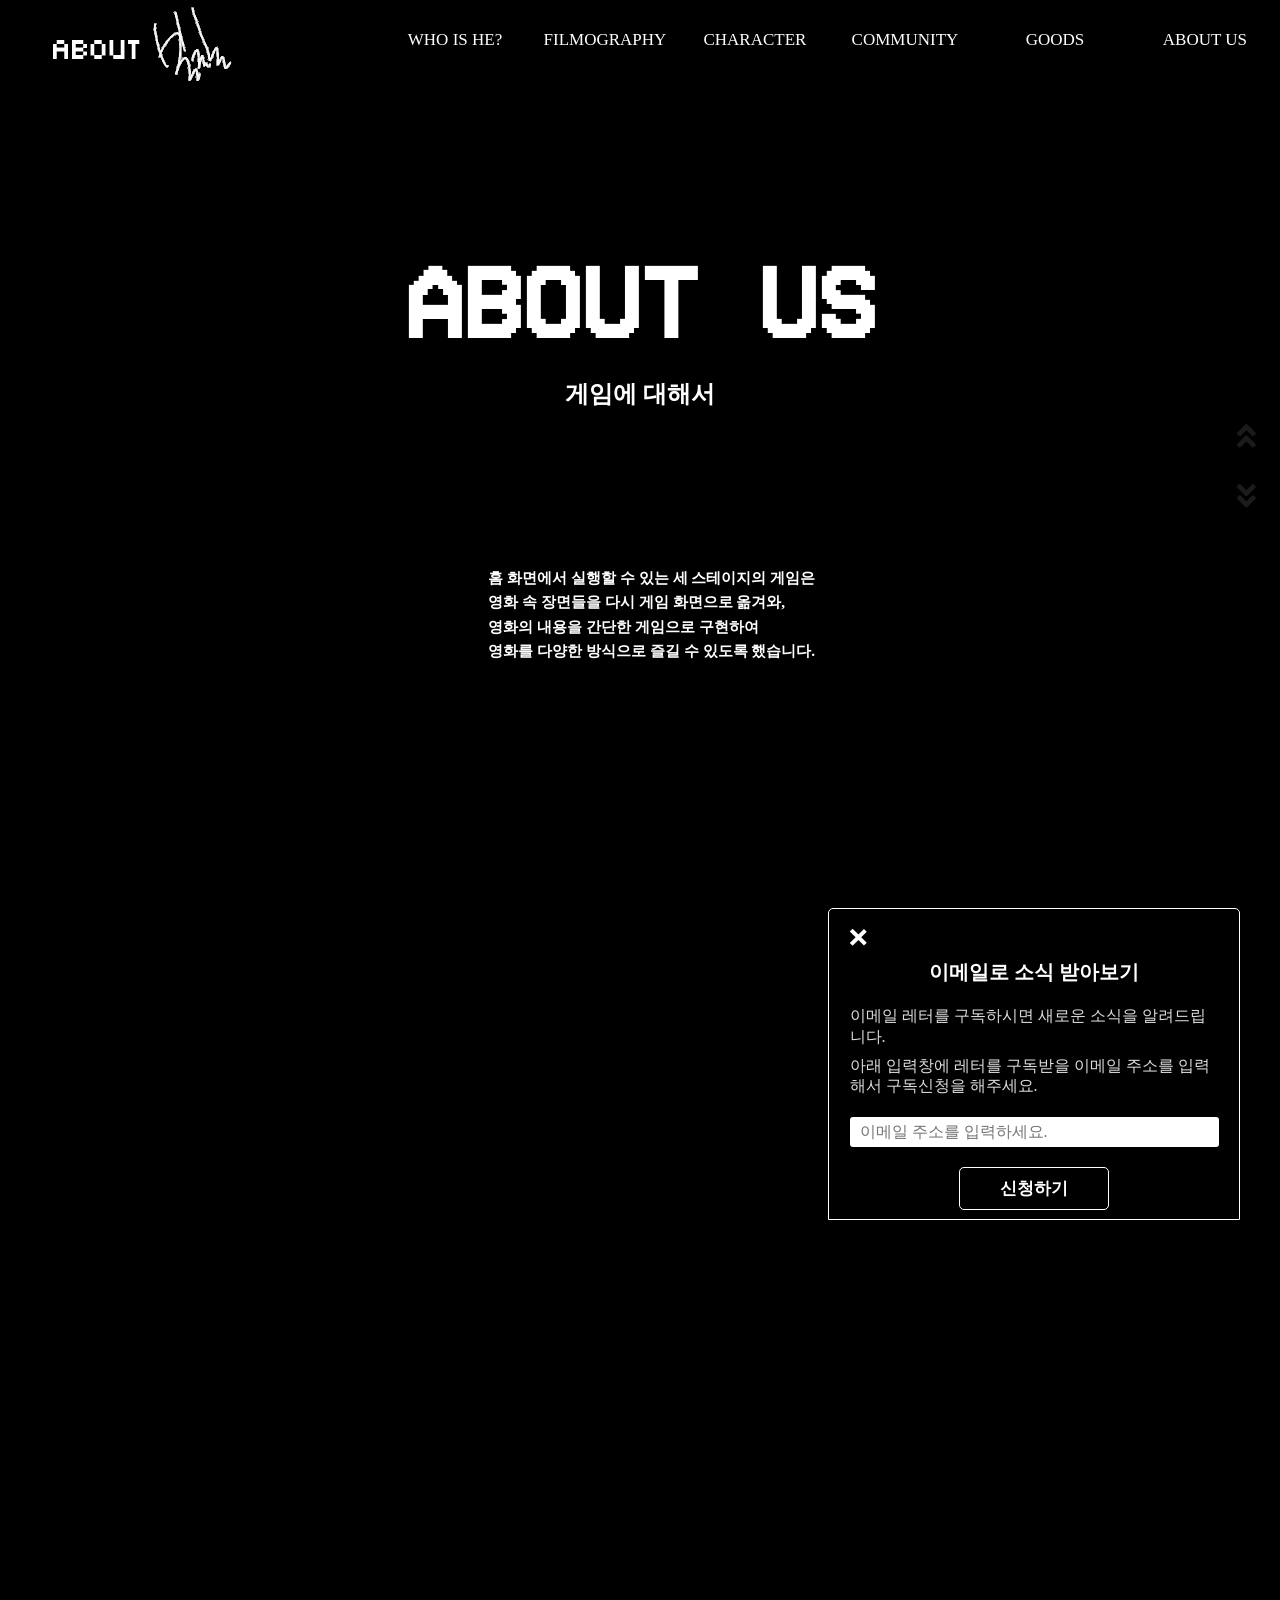
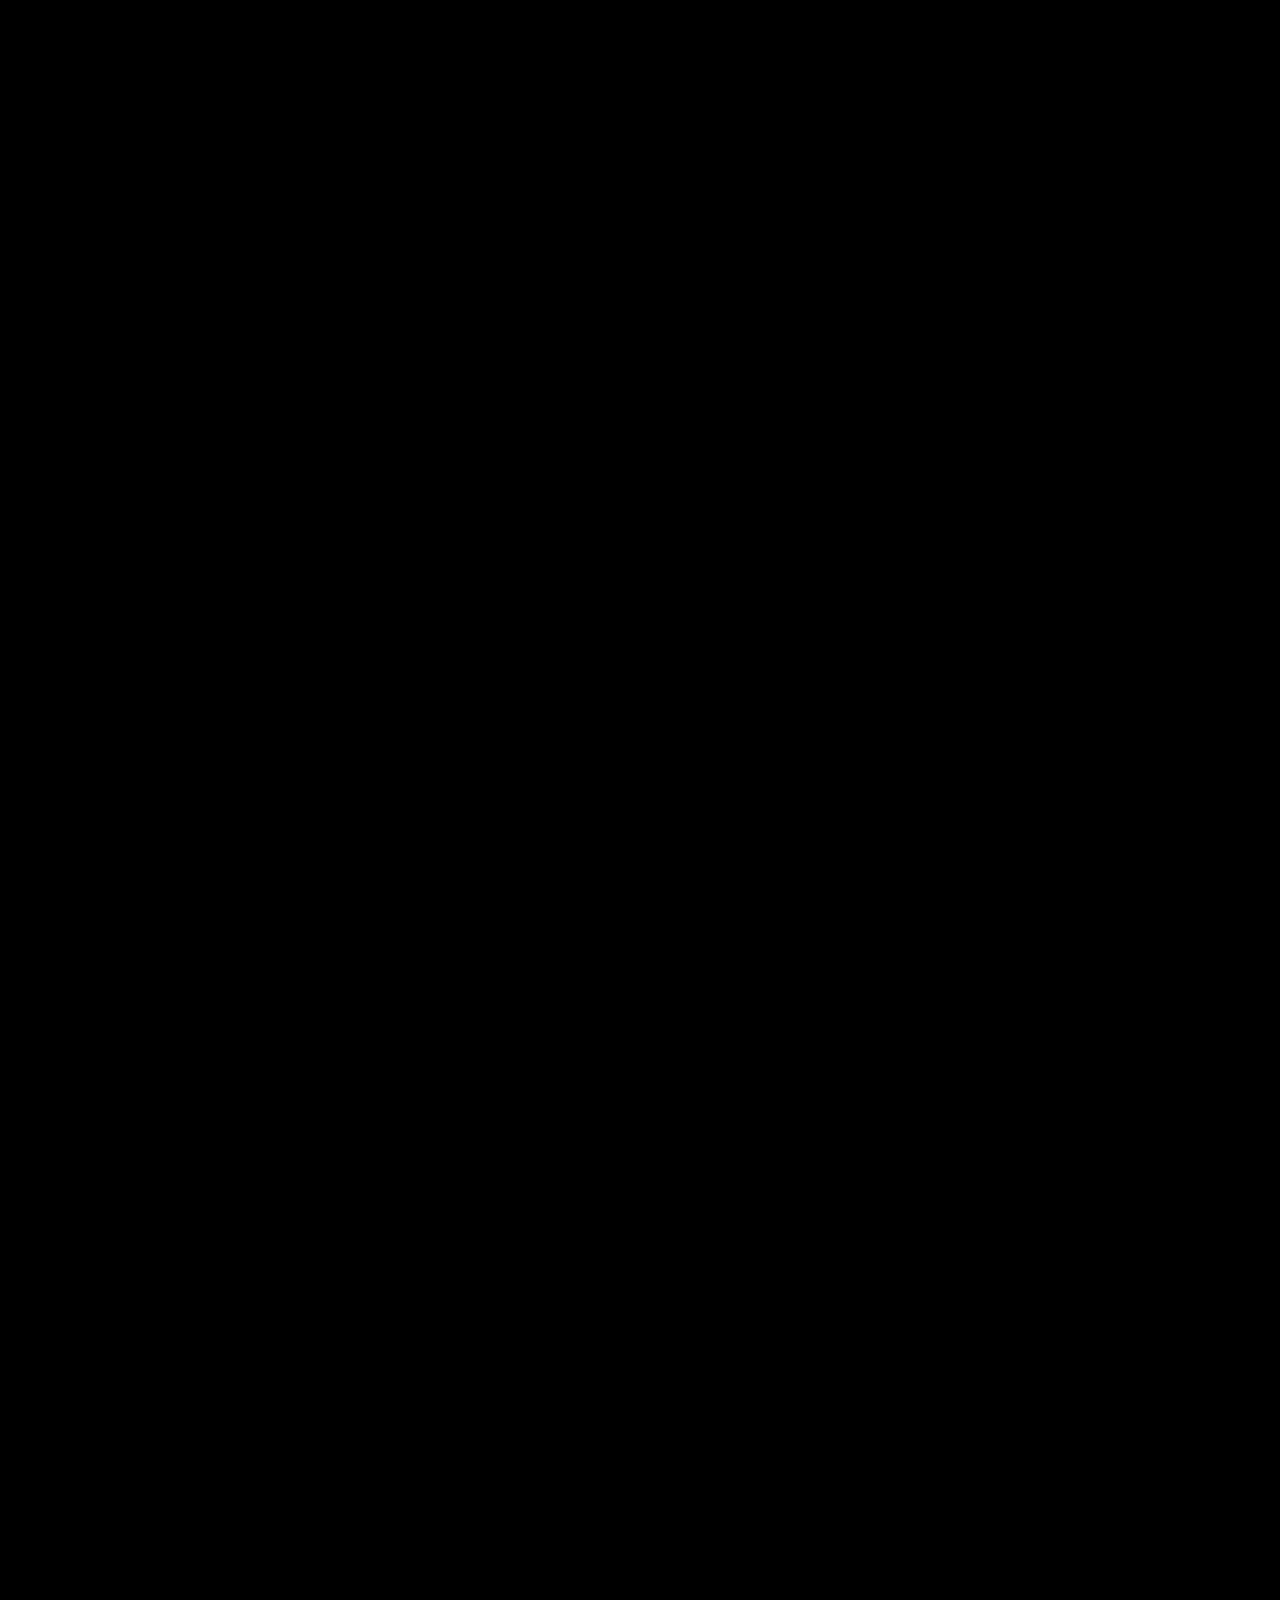
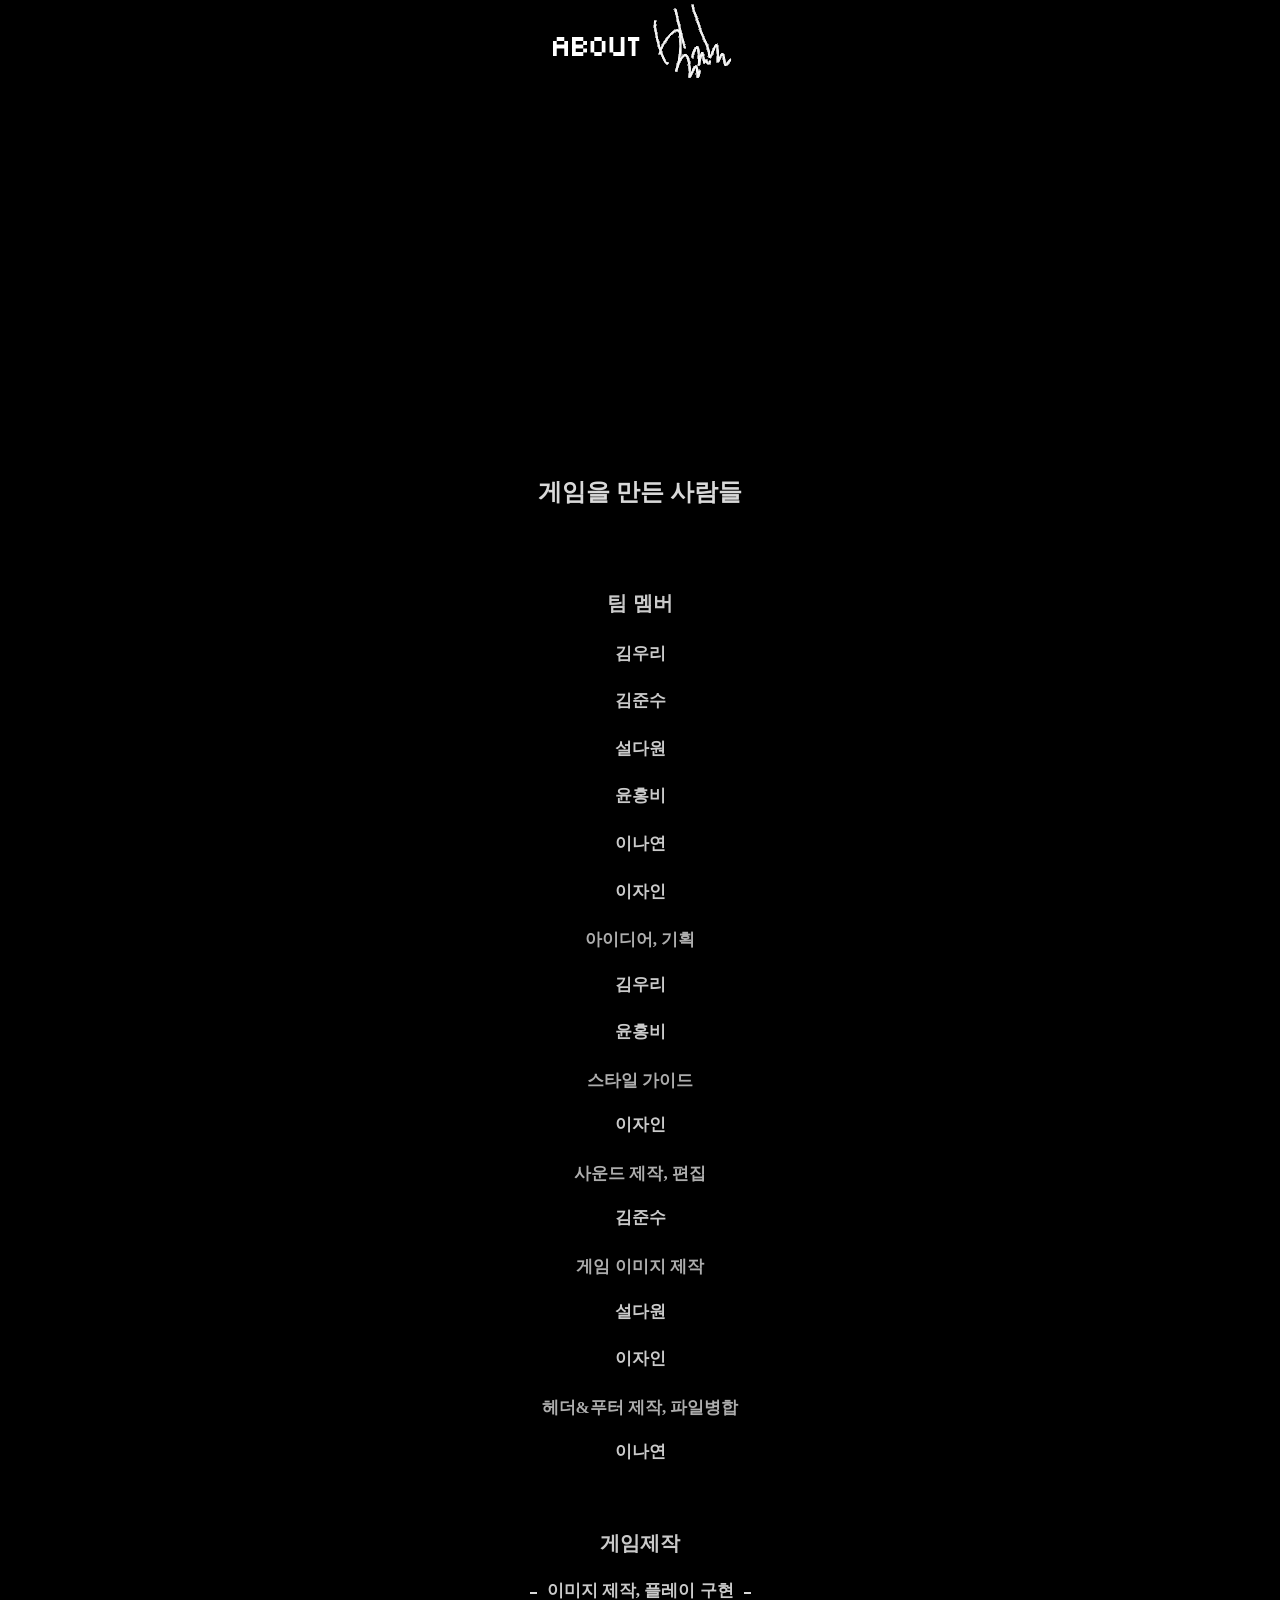
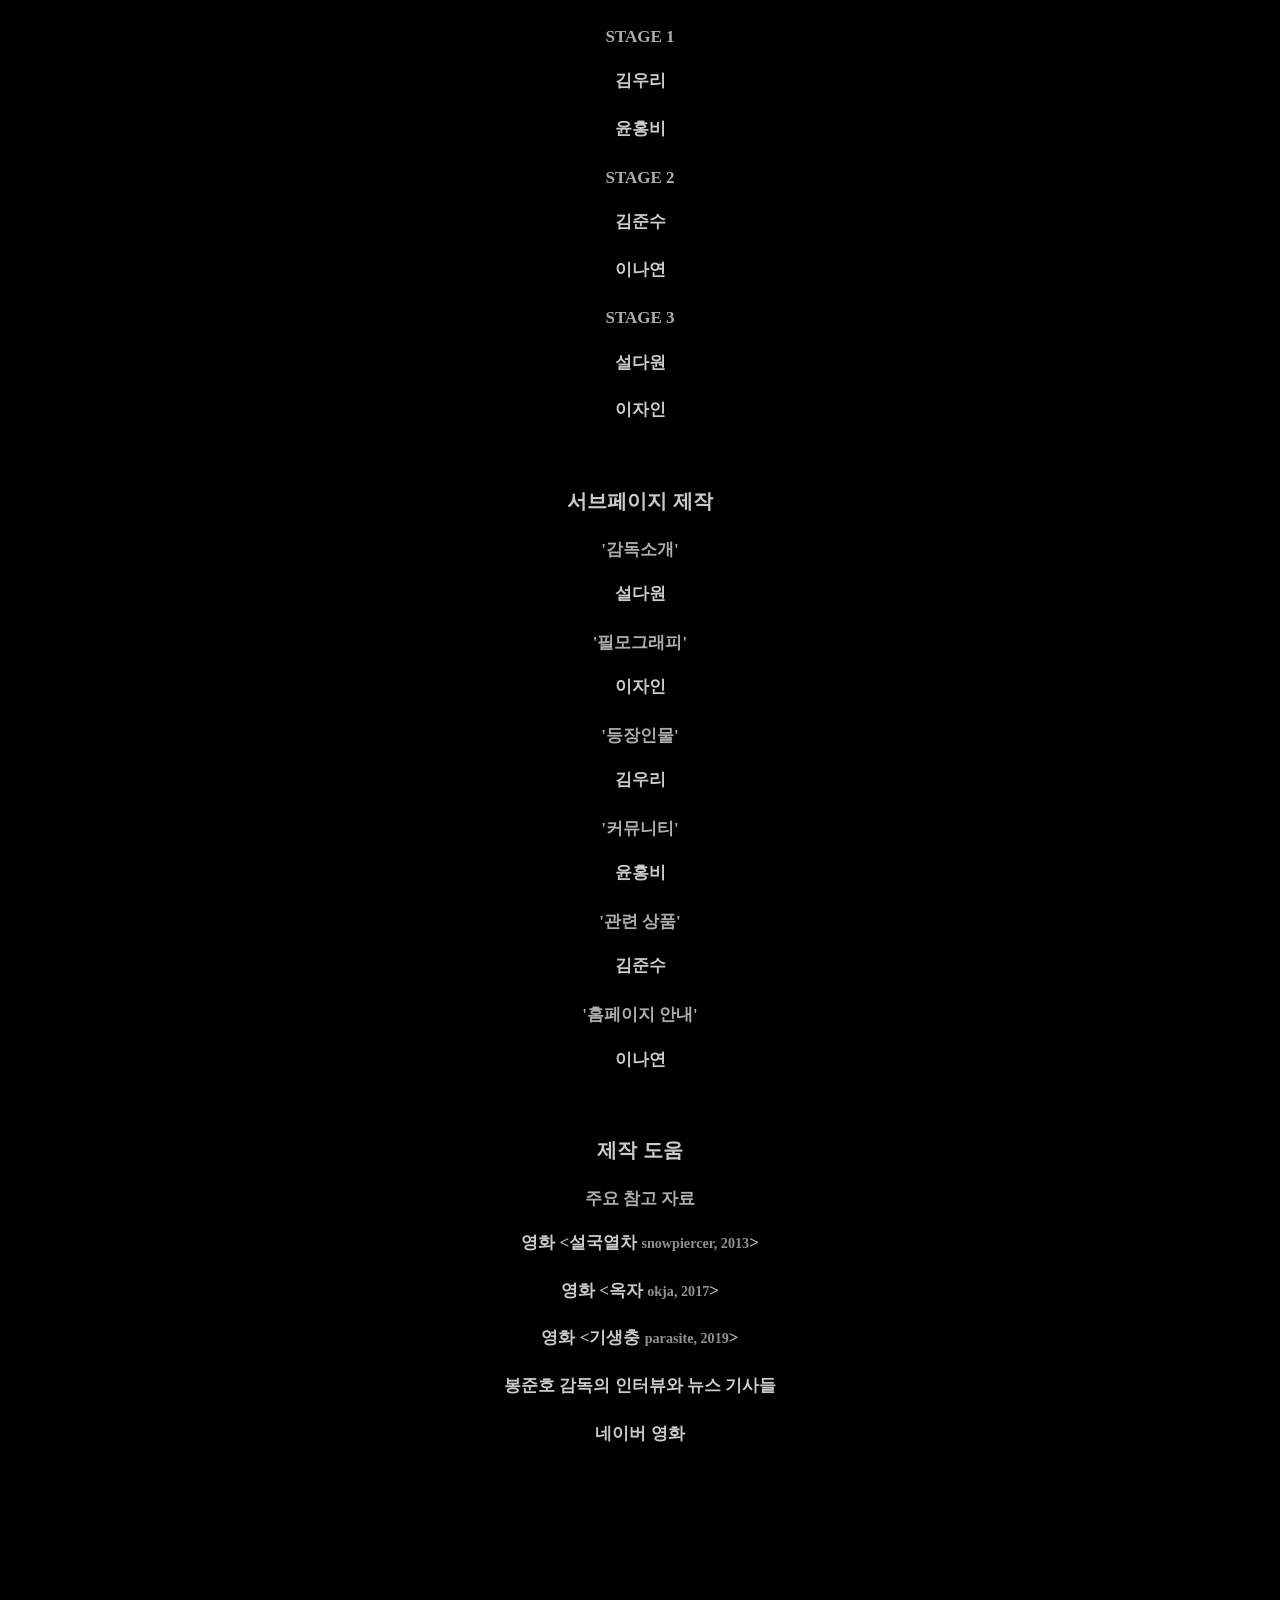
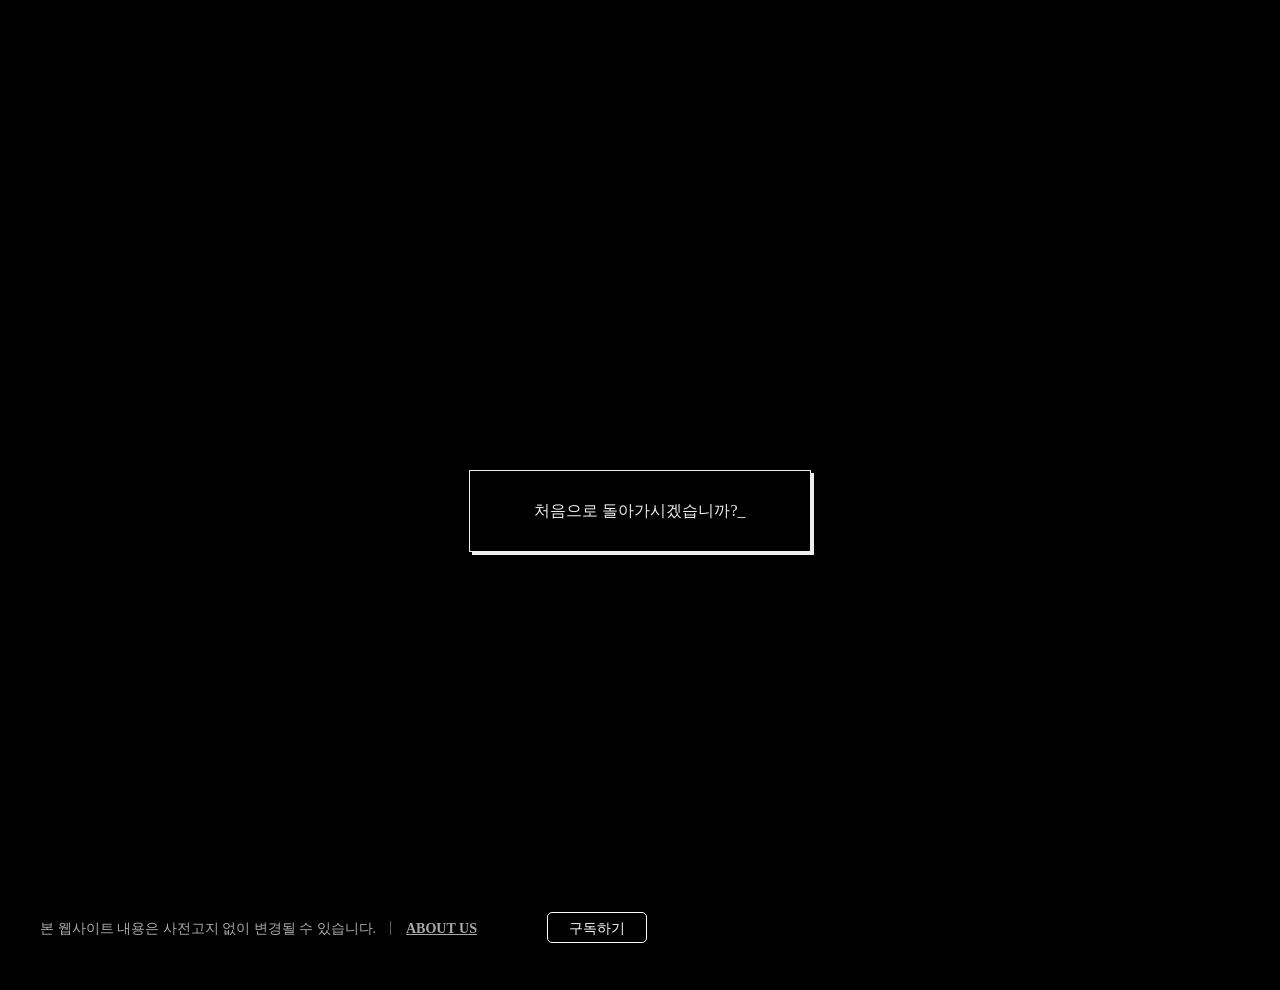
<file: 06/aboutus.html>
<!DOCTYPE html>
<html lang="ko">
<head>
    <meta charset="UTF-8">
    <meta name="viewport" content="width=device-width, initial-scale=1.0, minimum-scale=1.0, maximum-scale=1.0">
    <link rel="shortcut icon" href="img/favicon_32x32.png" type="image/x-icon"/>
	<link rel="icon" href="img/favicon_32x32.png" type="image/x-icon">
    <title>ABOUT_______</title>
    
    <link rel="stylesheet" href="../common/css/basic.css">
    <link rel="stylesheet" href="css/about.css">
    <!--    AOS-->
    <link rel="stylesheet" href="css/aos.css" />
    <!--    WOW-->
    <link rel="stylesheet" href="../common/css/animate.css" />
    
    <script type="text/javascript" src="../common/js/jquery-3.4.1.min.js"></script>
    <script>
        $(function(){
            $("header").load("../common/head.html");
            $("footer").load("../common/foot.html");
        });
    </script>
    <script type="text/javascript" src="js/about.js"></script>
    <!--    WOW.js-->
    <script type="text/javascript" src="../common/js/wow.min.js"></script>
</head>

<body>
   
<header></header>
   
<!-- 내용 넣기 예시-->
<div class="content">
    <div class="page-title wow fadeInUp animated">
        <h3 class="page-tit">ABOUT US</h3>
        <h4 class="page-sub the-game">게임에 대해서</h4>
    </div>
    
    <article class="artcle1">
        <div class="sec about-the-game">
            <div class="gm g-part1">
                <img class="gm_img gm_g aos-item" src="img/img_game_stg1.png" alt="게임 스테이지1" data-aos="fade-up">
                <img class="gm_img gm_m aos-item" src="img/img_movie_snowpiercer.jpg" alt="설국열차" data-aos="fade-up" data-aos-delay="300">
                <div class="gm_info" data-aos="fade-up" data-aos-delay="100">
                    <p>홈 화면에서 실행할 수 있는 세 스테이지의 게임은 <br>영화 속 장면들을 다시 게임 화면으로 옮겨와, <br>영화의 내용을 간단한 게임으로 구현하여 <br>영화를 다양한 방식으로 즐길 수 있도록 했습니다.</p>
                </div>
            </div>
            <div class="gm g-part2">
                <img class="gm_img gm_g aos-item" src="img/img_game_stg2.png" alt="게임 스테이지2" data-aos="fade-up">
                <img class="gm_img gm_m aos-item" src="img/img_movie_okja.jpg" alt="옥자" data-aos="fade-up" data-aos-delay="300">
                <div class="gm_info" data-aos="fade-up" data-aos-delay="100">
                    <p>게임을 시작하면 <br class="mo">우리는 영화 속 주인공이 된 것 처럼 <br class="mo">적을 해치우거나, <br>위험에서 벗어나기 위해 <br class="mo">달려서 목적지까지 도달해야만 합니다.</p>
                </div>
            </div>
            <div class="gm g-part3">
                <img class="gm_img gm_g aos-item" src="img/img_game_stg3.png" alt="게임 스테이지3" data-aos="fade-up">
                <img class="gm_img gm_m aos-item" src="img/img_movie_parasite.jpg" alt="기생충" data-aos="fade-up" data-aos-delay="100">
                <div class="gm_info" data-aos="fade-up" data-aos-delay="100">
                    <p>영화 속 주인공을 지켜보면서 느꼈을 긴박함을 <br>게임을 하면서 더 실감나게 체험하게 됩니다.</p>
                    <p>홈페이지의 여러 기능들을 통해 <br>영화를 보고, 게임을 하면서 배가 된 즐거움을 <br>여러 사람과 함께 나눠보세요.</p>
                </div>
            </div>
        </div>
    </article>
    
    <article class="artcle2">
        <h4 class="roll-start"><img src="img/logo_ex.png" alt="ABOUT_봉준호"></h4>
        <h4 class="page-sub makers">게임을 만든 사람들</h4>
        <div class="sec makers-roll">
            <div class="rolling member">
                <p class="strong">팀 멤버</p>
                <p>김우리</p>
                <p>김준수</p>
                <p>설다원</p>
                <p>윤홍비</p>
                <p>이나연</p>
                <p>이자인</p>
            </div>
            <div class="rolling main">
                <p class="part">아이디어, 기획</p>
                <p>김우리</p>
                <p>윤홍비</p>
                <p class="part">스타일 가이드</p>
                <p>이자인</p>
                <p class="part">사운드 제작, 편집</p>
                <p>김준수</p>
                <p class="part">게임 이미지 제작</p>
                <p>설다원</p>
                <p>이자인</p>
                <p class="part">헤더&푸터 제작, 파일병합</p>
                <p>이나연</p>
            </div>
            <div class="rolling main">
                <p class="strong">게임제작</p>
                <p class="subtit">이미지 제작, 플레이 구현</p>
                <p class="part">STAGE 1</p>
                <p>김우리</p>
                <p>윤홍비</p>
                <p class="part">STAGE 2</p>
                <p>김준수</p>
                <p>이나연</p>
                <p class="part">STAGE 3</p>
                <p>설다원</p>
                <p>이자인</p>
            </div>
            <div class="rolling subpage">
                <p class="strong">서브페이지 제작</p>
                <p class="part">'감독소개'</p>
                <p>설다원</p>
                <p class="part">'필모그래피'</p>
                <p>이자인</p>
                <p class="part">'등장인물'</p>
                <p>김우리</p>
                <p class="part">'커뮤니티'</p>
                <p>윤홍비</p>
                <p class="part">'관련 상품'</p>
                <p>김준수</p>
                <p class="part">'홈페이지 안내'</p>
                <p>이나연</p>
            </div>
            <div class="rolling comment">
                <p class="strong">제작 도움</p>
                <p class="part">주요 참고 자료</p>
                <p>영화 &lt;설국열차 <small>snowpiercer, 2013</small>&gt;</p>
                <p>영화 &lt;옥자 <small>okja, 2017</small>&gt;</p>
                <p>영화 &lt;기생충 <small>parasite, 2019</small>&gt;</p>
                <p>봉준호 감독의 인터뷰와 뉴스 기사들</p>
                <p>네이버 영화</p>
                <p class="final">2020년 7월 끝.</p>
            </div>
            <!--
            1. 팀원
            2. 아이디어,기획 : 우리, 홍비
            3. 스타일 가이드 : 자인
            4. 게임 제작(STAGE1, STAGE2, STAGE3)
            5. 서브페이지 제작 (감독소개, 필모그래피, 안내서, 등장인물, 커뮤니티, 관련 상품)
            6. 제작 도움, 참고 자료, 끝
            -->
        </div>
        <div class="gradientBox"><div class="grad gradientUp"></div><div class="grad gradientDown"></div></div>
    </article>
    <div class="gotoFirst"><a href="../index.html">처음으로 돌아가시겠습니까?<span>_</span></a></div>
</div>
   
<footer></footer>

<script src="js/aos.js"></script>
<script>
    AOS.init({
        duration: 650
    });
</script>
</body>
</html>
</file>
<file: common/css/basic.css>
@font-face {
    font-family: 'vhs font';
    src: url('VCR_OSD_MONO_1.001.ttf') format('truetype');
    font-weight: normal;
    font-style: normal;
}

@charset "UTF-8"
    
html, body, header, footer,
ul, li, p, span, b, strong, ins, sub, sup,
h1, h2, h3, h4, h5, h6,
a, button, input, form, ul, li {margin: 0; padding: 0;}
a, button, input, form, fieldset {border: 0; outline: none; background: transparent; text-decoration: none}
button, input, form, fieldset {font-family: 'NanumSquare', 'sans-serif';}
ul, li{list-style: none;}
body {
    font-family: 'NanumSquare', 'sans-serif';
    font-weight: normal;
    font-size: 16px;
    background: black;
    -ms-overflow-style: none; /* IE and Edge */
    scrollbar-width: none; /* Firefox */
}
body::-webkit-scrollbar {
        display: none; /* Chrome, Safari, Opera*/
    }

/* COMMON CSS */
body {color: white;}

.page-tit {font-family: 'vhs font'; font-size: 100px; text-align: center; margin-top: 250px; margin-bottom: 20px;}
.page-sub {font-size: 24px; text-align: center; margin-top: 20px; margin-bottom: 20px;}


/* 헤더 HEADER */
.head {
    width: 1500px; height: 100px;
    margin: 0 auto;
    z-index: 999;
    position: fixed;
    top: 0; left: 0; right: 0;
    opacity: 1;
    font-size: 17px;
    transition: top 0.5s ease-in-out, opacity 0.6s ease;
}
.header-up {opacity: 0; top: -100px;}
.nav {width: calc(100% - 300px); height: 100px; top: 0; float: right;}
.nav ul {width: 100%; margin: 30px auto 0;}
.nav ul li {width: 16.666%; text-align: center; float: left;}
.nav ul li a {color: white; text-decoration: none;}
.nav ul li span+span {display: none;}
.nav ul li:hover span+span {display: block; color: #aaa}
.logo {display: block; height: 80px; width: 200px; float: left; margin: 5px auto; background: url('../img/logo_ex.png') no-repeat center; cursor: pointer;}

/* 모바일 nav-menu btn 추가 */
.nav-btn {display: none; z-index: 999;}
/* 헤더 HEADER 끝// */
.page-tit {
    font-family: 'vhs font';
    font-size: 100px;
    text-align: center;
    margin-top: 250px;
    margin-bottom: 20px;
    color: white;
    text-transform: uppercase;
}
.page-sub {
    font-size: 24px;
    text-align: center;
    margin-top: 20px;
    margin-bottom: 20px;
    color: white;
}

.game {display: block; margin: 0 auto; margin-top: 0; height: 100vh; width: 1500px;}

/* 푸터 FOOTER */
.foot {
    width: 1500px; height: 70px; margin: 0 auto;
    z-index: 9999; font-size: 0;
}
.foot .col1 {
    display: inline-block;
/*    width: 80%;*/
    height: 100%;
    text-align: left;
}
.foot .col1 span {
    color: #aaa;
    font-size: 14px;
    position: relative;
}
.foot .col1 span:after {
    content: "";
    display: inline-block;
    width: 1px;
    height: 1em;
    background-color: #5f5f5f;
    position: absolute;
    right: -15px;
    top: 0px;
}
.foot .col1 a {
    color: #aaa;
    font-size: 14px;
    font-weight: bold;
    margin-left: 30px;
    text-decoration: underline;
    cursor: pointer;
}
.foot .col2 {
    display: inline-block;
    width: 20%;
/*    height: 100%;*/
    text-align: center;
}
input.sub {
    color: white;
    font-size: 14px;
    width: 100px;
    height: 2.2em;
    background: black;
    border: 1px solid white;
    border-radius: 5px;
    line-height: 2.2;
}
    /* 구독 폼 */
.subscribe {
    width: 410px;
    height: 310px;
    text-align: center;
    position: fixed;
    right: calc(50vw - 750px);
    bottom: -320px;
    z-index: 10000;
    background: black;
    border: 1px solid white;
    border-radius: 5px 5px 0px 0px;
}
.closeX {
    cursor: pointer;
    position: absolute;
    left: 20px;
    top: 20px;
    width: 18px;
    height: 18px;
}
.closeX span {
    display: block;
    width: 20px;
    height: 4px;
    background: white;
    
    -webkit-transform: rotate(-45deg) translate(-5px, 4px);
    transform: rotate(-45deg) translate(-5px, 4px);
}
.closeX span+span {
    -webkit-transform: rotate(45deg) translate(1px, 2px);
    transform: rotate(45deg) translate(1px, 2px);
}

.subscribe .form {
    width: 90%;
    height: 80%;
    margin: 50px auto 0;
    font-size: 16px;
    color: white;
}
.subscribe .form .formTit {
    font-size: 20px;
    font-weight: bold;
    margin-bottom: 20px;
}
.subscribe .form label {
    display: block;
    color: #ddd;
    margin-top: 12px;
    line-height: 1.3;
}
.howtosubscribe {
    text-align: left;
    font-weight: normal;
}
.howtosubscribe span {
    display: block;
    margin-top: 8px;
}
.form input[type=email] {
    font-size: 16px;
    color: black;
    
    display: block;
    width: 100%;
    height: 30px;
    padding: 7px 10px;
    box-sizing: border-box;
    border-radius: 3px;
    background: white;
    margin-top: 20px;
}
.form input[type=submit] {
    font-size: 17px;
    font-weight: bold;
    color: white;
    line-height: 1;
    
    width: 150px;
    height: 2.5em;
    padding: 12px;
    background: black;
    border: 1px solid white;
    border-radius: 5px;
    margin: 20px auto 0;
}

.navigator {
    display: none;
    position: fixed;
    top: calc(50vh - 40px);
    right: 1vw;
    width: 30px;
    height: 30px;
}
.page-top,
.page-end {
    display: block;
    position: fixed;
    cursor: pointer;
    font-size: 30px;
    z-index: 99999;
    opacity: 0.8;
}
.page-top:hover,
.page-end:hover {
    opacity: 1;
}
.page-top {
    top: calc(50vh - 30px);
}
.page-end {
    top: calc(50vh + 30px);
}
/* 푸터 FOOTER 끝// */

/* index - 모바일 화면 */
.mobile-index-wrap {display: none;}

/*--- 1500px 이상 ---*/
@media all and (min-width: 1500px) {}


@media all and (min-width: 1202px) and (max-width: 1499px) {

    /* 헤더 HEADER, 푸터 FOOTER */
    .head {
        width: 1200px;
    }

    .foot {
        width: 1200px;
    }

    .subscribe {
        right: calc(50vw - 600px);
    }

    /* 헤더 HEADER, 푸터 FOOTER 끝//  */


}


@media all and (min-width: 902px) and (max-width: 1201px) {
    /*모바일 타이틀*/
    .page-tit {
        font-size: 10vw;
        margin-top: 100px;
    }
    .page-sub {
        font-size: 5.5vw;
    } /*모바일 타이틀*/
    
    /* 헤더 HEADER, 푸터 FOOTER */
    .head {
        width: 900px;
    }

    .logo {
        display: block;
        height: 50px;
        width: 150px;
        border-radius: 50%;
        float: left;
        margin: 10px auto;
        background-size: 150px;
    }

    .nav {
        width: calc(100% - 200px);
        height: 100px;
        top: 0;
        float: right;
        font-size: 14px
    }

    .foot {
        width: 900px;
    }

    .subscribe {
        right: calc(50vw - 450px);
    }

    /* 헤더 HEADER, 푸터 FOOTER 끝//  */


}


/*--- mobile 모바일, tablet 태블릿 ---*/
@media all and (max-width: 901px) {
    /*모바일 타이틀*/
    .page-tit {
        font-size: 13vw;
        margin-top: 100px;
    }
    .page-sub {
        font-size: 5.5vw;
    } /*모바일 타이틀*/
    
    /* 헤더 HEADER */
    .head {
        width: 100%;
        height: 0;
    }

    .logo {
        opacity: 0;
        position: absolute;
        z-index: 101;
        width: 110px;
        left: 7vw;
        top: 0vh;
        background-size: contain;
        transition: opacity 0.7s ease-in-out;
    }

    .logo.opened {
        opacity: 1;
    }

    .nav {
        display: block;
        width: 70.1vw;
        height: 100vh;
        background: rgba(42, 42, 42, 0.95);
        position: absolute;
        left: -70%;
        transition: left 0.7s ease-in-out;
    }

    .nav.opened {
        left: 0;
        z-index: 100;
        position: fixed;
    }

    .nav ul {
/*        margin-left: 10%;*/
        margin-top: 25vh;
    }

    .nav ul li {
        clear: both;
        display: block;
        width: 55vw;
        margin-bottom: 5vh;
    }

    .nav ul li span + span {
        display: block;
        color: #aaa;
    }

    .nav-btn {
        display: block;
        width: 36px;
        height: 36px;
        position: fixed;
        left: 20px;
        top: 20px;
        transition: left 0.7s ease-in-out;
    }

    .nav-btn.close {
        left: calc(70vw - 56px);
    }

    .nav-btn span {
        display: block;
        margin-top: 8px;
        width: 34px;
        height: 4px;
        background: #fff;
        opacity: 1;
        transition: transform 0.5s, opacity 0.3s;
    }

    .nav-btn.close span:nth-of-type(1) {
        width: 38px;
        transform: rotate(135deg) translate(12px, -11px);
        -webkit-transform: rotate(135deg) translate(12px, -11px);
    }

    .nav-btn.close span:nth-of-type(2) {
        opacity: 0;
        display: none;
    }

    .nav-btn.close span:nth-of-type(3) {
        width: 38px;
        transform: rotate(-135deg) translate(-3px, -3px);
        -webkit-transform: rotate(-135deg) translate(-3px, -3px);
    }

    /* 헤더 HEADER 끝//  */

    .container {
        position: absolute;
        /*모바일 환경 영상 CSS*/
    }

    /* 푸터 FOOTER */
    .foot {
        width: 100%;
        z-index: 99;
    }

    .foot .col1 span:after,
    .foot .col2,
    .closeX,
    .subscribe .form label {
        display: none;
    }

    .foot .col1 {
        display: block;
        width: 100%;
        height: 15vh;
        min-height: 80px;
        padding: 18px 8vw 25px;
        box-sizing: border-box;
        background: black;
    }

    .foot .col2 {
        text-align: left;
    }

    .foot .col1 span,
    .foot .col1 a {
        display: block;
        color: white;
        font-size: 12px;
        margin-left: 0;
        line-height: 1.8;
    }

    .foot .col1 a {
        display: inline-block;
    }

    .subscribe {
        display: block;
        width: 100%;
        height: auto;
        position: relative;
        bottom: 0;
        right: 0;
        border: none;
        border-radius: 0;
        z-index: 9;
    }

    .subscribe:after {
        content: "";
        display: block;
        width: 90%;
        height: 1px;
        margin: 0 auto;
        background: white;
    }

    .subscribe .form {
        font-size: 14px;
        padding: 20px 0;
    }

    .subscribe .form .formTit {
        font-size: 1.3em;
        margin-bottom: 14px;
    }

    .form input[type=email] {
        display: inline-block;
        width: 65%;
        height: 2em;
        font-size: 14px;
        margin-top: 0;
    }

    .form input[type=submit] {
        display: inline-block;
        width: 25%;
        height: 2em;
        font-size: 14px;
        margin-top: 0;
        margin-left: 3%;
        padding: 0;
    }
    
    /* 푸터 FOOTER 끝//  */
    
    
    /* index - 모바일 화면 */
    .container {display: none;}
    .mobile-index-wrap {display: block; width: 100%; height: 100vh;}
    .mobile-index-wrap .m-video{width: 100%; height: 100%; overflow: hidden; position: absolute; top: 0; left: 0; background: url(../../common/img/index_loop.gif) no-repeat 50% 60% /cover; z-index: 98;
    }
    .mobile-index-wrap .exception {position: absolute; top: 43vh; width: 100%; text-align: center; color: #efefef; font-size: 4vw; line-height: 1.5; font-weight: bold; z-index: 99;
    animation: Xmessage 0.35s infinite alternate ease-in-out;
    }
    @keyframes Xmessage {
        0% { opacity: 1; }
        100% { opacity: 0; }
    }

}
</file>
<file: 01/css/style.css>
/*본문*/

.bongbong {
	margin-bottom: 70px;
}
.bong{
    width: 90vw;
	max-width: 1322px;
	height: 300px;
	margin: 0 auto;
}
.bongbong p{
	width: 65%;
	float: right;
	line-height: 1.6;
	margin-top: 20px;
	margin-right: 55px;
}
figure.bonbon {
	text-align: center;
  float: left;
  font-family: 'Raleway', Arial, sans-serif;
  position: relative;
  overflow: hidden;
  margin: 10px;
  min-width: 220px;
  max-width: 310px;
  max-height: 220px;
  width: 100%;
  background: #000000;
  color: #ffffff;
  box-shadow: 0 0 5px rgba(0, 0, 0, 0.15);
}

figure.bonbon * {
  -webkit-box-sizing: border-box;
  box-sizing: border-box;
  -webkit-transition: all 0.45s ease-in-out;
  transition: all 0.45s ease-in-out;
}

figure.bonbon img {
  max-width: 100%;
  position: relative;
  opacity: 1;
}

figure.bonbon figcaption {
  position: absolute;
  top: 20px;
  left: 20px;
  right: 20px;
  bottom: 20px;
  border: 1px solid white;
  border-width: 0 1px;
}

figure.bonbon .bong1 {
  overflow: hidden;
  -webkit-transform: translateY(-50%);
  transform: translateY(-50%);
}

figure.bonbon .bong2 {
  overflow: hidden;
  -webkit-transform: translateY(50%);
  transform: translateY(50%);
  position: absolute;
  width: 100%;
  bottom: 0;
}

figure.bonbon h3,
figure.bonbon p {
  display: table;
  margin: 0 auto;
  padding: 0 10px;
  position: relative;
  text-align: center;
  width: auto;
  text-transform: uppercase;
  font-weight: 400;
}

figure.bonbon h3 span,
figure.bonbon p span {
  font-weight: 800;
}

figure.bonbon h3:before,
figure.bonbon p:before,
figure.bonbon h3:after,
figure.bonbon p:after {
  position: absolute;
  display: block;
  width: 1000%;
  height: 1px;
  content: '';
  background: white;
}

figure.bonbon h3:before,
figure.bonbon p:before {
  left: -1000%;
}

figure.bonbon h3:after,
figure.bonbon p:after {
  right: -1000%;
}

figure.bonbon h3:before,
figure.bonbon h3:after {
  top: 50%;
}

figure.bonbon p {
  font-size: 0.8em;
  font-weight: 500;
}

figure.bonbon p:before,
figure.bonbon p:after {
  bottom: 50%;
}

figure.bonbon a {
  left: 0;
  right: 0;
  top: 0;
  bottom: 0;
  position: absolute;
  z-index: 1;
}

figure.bonbon:hover img,
figure.bonbon_hover img {
  opacity: 0.35;
  -webkit-transform: scale(1.15);
  transform: scale(1.15);
}


.content img{
	width: 600px;
	height: 120%;
	float: right;
}
.moile-only {
	display: none;
}


@media all and (min-width: 902px) and (max-width: 1201px){
	.bong {
		width: 100%;
		margin-bottom: 15vh;
		padding: 2vw;
		box-sizing: border-box;
	}
	figure.bonbon {
		max-width: 35%;
	}
	.bongbong p {
		width: 50%;
	}
}

@media all and (max-width: 901px){
	
	.bong {
		width: 100%;
		height: auto;
		margin-bottom: 15vh;
		padding: 2vw;
		box-sizing: border-box;
	}
	.bong:last-child {
		margin-bottom: 0;
	}
	figure.bonbon,
	.bongbong p {
		clear: both;
		display: block;
		float: none;
	}
	figure.bonbon {
		max-width: 90vw;
		margin: 30px auto;
	}
	.bongbong p {
		width: 90vw;
		margin: 0 auto;
	}
	.bongbong .notthis {
		display: none;
	}
	.bongbong .last {
		margin-top: 15vh;
	}
	.moile-only {
		display: block;
	}
    .subscribe {
        background-color: transparent;
    }
}
</file>
<file: 04/css/style.css>
* {
    font-family: 'vhs font';
}

body {

    margin: 0 auto;
    color: #fff;

}



/*핫클립*/
.main_hot_clip {
    padding: 78px 0;
}

.main_hot_clip .hc_movie {
    position: relative;
    height: 580px;
    background: #000;
    overflow: hidden;
}

.main_hot_clip .hc_big_img {
    position: absolute;
    left: 50%;
    width: 1920px;
    transform: translate(-50%, 0);
    opacity: 0;
    z-index: 0;
    transition: opacity .5s;
    ;
}

.main_hot_clip .hc_big_img.hover {
    opacity: 1;
    z-index: 1;
    transition: opacity .5s;


}
.movie .movie_detail .hover{
    transition: all 1s;
}
.main_hot_clip .hc_big_img::before {
    content: '';
    position: absolute;
    top: 0;
    bottom: 0;
    left: 0;
    display: block;
    width: 400px;
    background-image: linear-gradient(to right, rgba(0, 0, 0, 1) 20%, rgba(0, 0, 0, 0));
    z-index: 3;
}

.main_hot_clip .hc_big_img::after {
    content: '';
    position: absolute;
    top: 0;
    bottom: 0;
    right: 0;
    display: block;
    width: 400px;
    background-image: linear-gradient(to right, rgba(0, 0, 0, 0) 20%, rgba(0, 0, 0, 1));
    z-index: 1;
}

.main_hot_clip .hc_img_box {
    position: relative;
    z-index: 1;
}

.main_hot_clip .hc_img_box::before {
    content: '';
    position: absolute;
    top: 0;
    bottom: 0;
    left: 0;
    right: 0;
    display: block;
    background: rgba(0, 0, 0, .4);
    z-index: 1;
}

.main_hot_clip .hc_img_box::after {
    content: '';
    position: absolute;
    top: 288px;
    bottom: 0;
    left: 0;
    right: 0;
    display: block;
    background-image: linear-gradient(rgba(0, 0, 0, 0), rgba(0, 0, 0, .8));
}

.main_hot_clip .hc_img_box .img01{
    width: 100%;
    transform: translate(0%, -18%);
}
.main_hot_clip .hc_img_box .img02{
    width: 100%;
    transform: translate(0%, -12%)
}
.main_hot_clip .hc_img_box .img03{
    width: 100%;   
        transform: translate(8%, -40%);
}

.main_hot_clip .hc_title_box {
    position: absolute;
    top: 182px;
    left: 0;
    right: 0;
    text-align: center;
    z-index: 5;
}

.main_hot_clip .hc_title_box .txt_box {
    margin-top: 36px;
    line-height: 1;
    color: #fff;
}

.main_hot_clip .hc_title_box .title {
    padding-bottom: 15px;
    font-size: 50px;
    font-family: nanumEB, '맑은 고딕', 'Malgun Gothic', 'Helvetica', 'Apple SD Gothic Neo', AppleGothic, '돋움', Dotum, '굴림', Gulim, Helvetica, sans-serif;
}

.main_hot_clip .hc_title_box .info_txt {
    font-size: 18px;
    font-weight: 200;
}

.main_hot_clip .hc_thumb {
    position: absolute;
    bottom: 40px;
    left: 0;
    right: 0;
    text-align: center;
    z-index: 5;
    font-size: 0;
    line-height: 1;
}

.main_hot_clip .hc_thumb .hc_thumb_box {
    position: relative;
    margin-left: 20px;
    display: inline-block;
    width: 220px;
    height: 84px;
    vertical-align: top;
    cursor: pointer;
}

.main_hot_clip .hc_thumb .hc_thumb_box:first-child {
    margin-left: 0;
}

.main_hot_clip .hc_thumb .hc_thumb_box::before {
    content: '';
    position: absolute;
    top: 0;
    bottom: 0;
    left: 0;
    right: 0;
    background: rgba(0, 0, 0, .6);
    z-index: 1;
}

.main_hot_clip .hc_thumb .hc_thumb_box.hover:after {
    content: '';
    position: absolute;
    top: 0;
    bottom: 0;
    left: 0;
    right: 0;
    background: rgba(208, 92, 85, .7);
    z-index: 2;
}

.main_hot_clip .hc_thumb .hc_thumb_box .txt {
    position: absolute;
    top: 50%;
    left: 0;
    right: 0;
    font-size: 17px;
    color: #fff;
    z-index: 3;
    transform: translate3d(0, -50%, 0);
    margin: 0 20px;
    line-height: 20px;
}

.hc_movie .hc_vod_area {
    position: absolute;
    top: 0;
    bottom: 0;
    left: 0;
    right: 0;
    display: none;
    text-align: center;
    background: #000;
    z-index: 10;
}

.hc_movie.vod_active .hc_vod_area {
    display: block;
}

.hc_movie .hc_vod_area video {
    display: inline-block;
    vertical-align: top;
}

.hc_movie .hc_vod_area .btn_close {
    margin: 20px 0 0 20px;
    display: inline-block;
    vertical-align: top;
}

input[id*="popup"],
input[id*="popup1"],
input[id*="popup2"] {
    display: none;
}

input[id*="popup"] + label {
    display: inline-block;
    padding: 19px 24px;
    border-radius: 100%;
    background: transparent;
    color: #fff;
    margin: 0% 22%;
    cursor: pointer;
}

input[id*="popup"] + label + div {
    position: fixed;
    top: 0;
    left: 0;
    width: 100%;
    height: 100%;
    z-index: 100;
}

input[id*="popup"] + label + div > div {
    position: absolute;
    top: 50%;
    left: 50%;
    transform: translate(-50%, -150%);
    width: 700px;
    height: 400px;
    background: #fff;
    z-index: 2;
}

input[id*="popup"] + label + div > div > label {
    position: absolute;
    top: 0%;
    right: 0;
    transform: translate(40%, -40%);
    padding: 20px;
    background: #dd5347;
    border-radius: 100%;
    z-index: 2;
}

input[id*="popup"] + label + div > label {
    position: absolute;
    top: 0;
    left: 0;
    width: 100%;
    height: 100%;
    background: rgba(0, 0, 0, .9);
    z-index: 1;
}

input[id*="popup"] + label + div {
    opacity: 0;
    visibility: hidden;
    transition: all 1s;
}

input[id*="popup"]:checked + label + div {
    opacity: 1;
    visibility: visible;

}


/*별점 미디어쿼리 ===================
============================================*/
@media all and (max-width:900px) {
    .main_hot_clip .hc_big_img {
    position: absolute;
    left: 50%;
    width: 700px;
    }
    .main_hot_clip .hc_title_box {
    position: absolute;
    top: 100px;
}
.main_hot_clip .hc_title_box .title {
    padding-bottom: 15px;
    font-size: 30px;

}

    input[id*="popup"] + label + div > div {
        top: 132%;
        width: 400px;
        height: 300px;
        background: #000;
        z-index: 2;
    }

    input[id*="popup2"] + label + div > div {
     top: 132%;
    }

    iframe {
        position: absolute;
        top: 100%;
        left: 50%;
        transform: translate(-50%, -150%);
        width: 400px;
        height: 300px;
        background: #fff;
        z-index: 2;
    }
    .main_hot_clip .hc_thumb .hc_thumb_box {
        height: 52px;
        margin-left: 0;
    }
    .main_hot_clip .hc_thumb .hc_thumb_box::before{
        border: 1px solid #fff;
    }
    .main_hot_clip .hc_thumb .hc_thumb_box img {
     display: none;
    }
    .main_hot_clip .hc_img_box .img03{
        transform: translate(0%, 0%);
    }
     .main_hot_clip .hc_img_box .img02{
        transform: translate(0%, 0%);
    }
    .main_hot_clip .hc_img_box .img01{
         transform: translate(0%, 0%);
    }
}
</file>
<file: 04/css/movie.css>
/** 본문 **/


.movie h4,h3,
strong {
    color: #fff;
    font-family: 'NanumSquare', 'sans-serif';

}
.movie ul{
    margin: 0;
    padding: 0;
}
textarea{
    color: #fff;
     background: #000;
}
a {
    list-style: none;
    text-decoration: none;
}

/* 공통클래스 */
.movie .txt_bar {
    display: inline-block;
    width: 1px;
    height: 20px;
    background-color: #fff;
    vertical-align: top
}

.movie .tit_movie {
    display: inline-block;
    font-size: 16px;
    font-weight: normal
}

.num_count {
    float: left;
    padding-left: 5px;
    color: #989898
}
.movie .paging_comm .inner_paging {
    display: inline-block
}

/* 본문 페이징 */
.movie .paging_popcorn {
    position: relative;
    width: 100%;
    max-width: 960px;
    height: 28px;
    margin: 0 auto;
    padding-top: 16px;
    border-top: 2px solid #f5f5f5;
    text-align: center
}

.movie .paging_popcorn .inner_paging {
    display: inline-block;
    overflow: hidden
}

.movie .paging_popcorn .link_page {
    display: inline-block;
    min-width: 26px;
    height: 26px;
    margin: 0 5px;
    font-size: 14px;
    line-height: 25px;
    text-align: center;
    color: #333;
    vertical-align: top
}

.movie .paging_popcorn a.link_page:hover {
    text-decoration: underline;
    color: #ff382e
}

.movie .paging_popcorn em.link_page {
    border-radius: 13px;
    background-color: #ff382e;
    color: #fff;
    text-decoration: none
}
.movie .paging_popcorn .link_next {
    width: 27px;
    height: 26px;
    margin: 0 0 0 17px
}

/* 별점 common */
.raking_grade {
    display: inline-block;
    line-height: 22px
}

.raking_grade .bg_star {
    display: block;
    float: left;
    width: 106px;
    height: 17px;
    background: url(../img/bg_star.png) no-repeat 0 0
}

.raking_grade .bg_star .inner_star {
    overflow: hidden;
    font-size: 0;
    line-height: 0;
    background-position: 0 -20px;
    text-indent: -9999px
}

.raking_grade .emph_grade {
    float: left;
    padding-left: 10px;
    font-size: 18px;
    line-height: 0px;
    font-weight: bold;
    color: #fff;
}
.raking_grade .txt_grade {
    float: left;
    font-size: 18px;
    line-he/ight: 15px;
    color: #989898
}
.movie input,
textarea {
    -webkit-tap-highlight-color: rgba(0, 0, 0, 0)
}

.movie input[type="search"]::-webkit-search-cancel-button {
    -webkit-appearance: none
}
/* 영화상세 - 메인 */
.movie .movie_detail {
    width: 960px;
    margin: 0 auto;
    padding: 20px 0 0
}


.movie .movie_detail:after {
    display: block;
    clear: both;
    content: ''
}

/* 영화상세 - 내평점 */

.wrap_impression .wrap_write {
    position: relative
}


.wrap_impression .cont_write {
    display: block;
    border: 1px solid #E3E3E3
}
.cont_write .impression_write {
    position: relative;
    height: 115px;
    background: #000;
    color: #888
}
.impression_write .wrap_tf {
    display: block;
    overflow: hidden;
    height: 60px;
    padding: 16px 165px 0 20px
}
.impression_write .link_write {
    display: none
}
.impression_write .tf_impression {
    overflow-y: auto;
    width: 100%;
    height: 100%;
    font-size: 14px;
    line-height: 18px;
    border: 0 none;
    resize: none;
    outline: none
}


.impression_write .lab_impression {
    position: absolute;
    left: 18px;
    top: 16px;
    font-size: 14px
}
.impression_write .num_byte {
    position: absolute;
    left: 15px;
    bottom: 8px;
    font-size: 13px
}

.impression_write .num_byte .num_count {
    display: block
}

.impression_write .btn_submit {
    position: absolute;
    right: 0;
    bottom: 0;
    width: 116px;
    height: 116px;
    font-size: 15px;
    background: #FF0C00;
    color: #fff;
    border-radius: 0
}

.main_detail .menu_netizen {
    padding: 0
}

.menu_netizen .tit_movie {
    display: block;
    margin: 4px 0 21px 0px;
}

.menu_netizen .txt_menu {
    margin-left: 5px;
    color: #989898
}

.menu_netizen .info_menu {
    margin: 5px 0 0 6px
}
.movie .list_review .thumb_append + .desc_review {
    padding-top: 13px
}

/* 영화상세 - 평점 */

.list_review li {
    overflow: hidden;
    width: 100%;
    padding: 16px 0 18px;
    border-top: 2px solid #f5f5f5;
    -webkit-box-sizing: border-box;
    box-sizing: border-box
}

.list_review li:first-child {
    border-top: 0 none
}

.list_review .review_info {
    overflow: hidden;
    position: relative
}

.list_review .review_info .raking_grade {
    padding: 5px 0 0 14px
}


.list_review .review_info .link_review {
    float: left;
    line-height: 0;
}

.list_review .review_info .link_profile {
    font-weight: bold;
    color: #fff
}

.list_review  .link_delete {
    display: block;
    position: absolute;
    top: 0;
    right: 0;
    color: #989898
}

.append_review {
    padding-top: 10px;
    font-size: 16px;
    color: #989898
}

.append_review .info_append {
    display: none
}

.append_review .txt_bar {
    display: none;
    height: 12px;
    margin: 4px 12px 0;
    background-color: #f7f7f7
}

.append_review .link_report {
    display: inline-block;
    color: #989898
}

.list_netizen .review_info {
    padding-left: 0
}

.list_netizen .append_review .info_append {
    display: inline-block
}

.list_netizen .append_review .txt_bar {
    display: inline-block
}

.list_master .review_info {
    padding-left: 0
}

.list_master .append_review .info_append {
    display: inline-block
}

.list_master .append_review .link_report {
    display: none
}

/*** h.css 1100 대응 ***/
@media only screen and (min-width:900px) {
    .movie .paging_popcorn {
        max-width: 1100px
    }
    .movie .movie_detail .main_detail {
        width: 810px
    }
}
@media (max-width:899px){
       .movie .movie_detail {
        width: 300px;
    }
    .list_review .review_info .raking_grade {
    padding: 17px 0 0 11px;
}
    .raking_grade .emph_grade{
        font-size: 14px;
        line-height: 0px;
    }
    .raking_grade .txt_grade{
        line-height: 28px;
        font-size: 16px;
    }
}
</file>
<file: 05/css/goods.css>
html, body, header, footer,
ul, li, p, span, b, strong, ins, sub, sup,
a, button, input {margin: 0; padding: 0;}
ul, li{list-style: none;}
body {background: black;
    -ms-overflow-style: none; /* IE and Edge */
    scrollbar-width: none; /* Firefox */
}
body::-webkit-scrollbar {
        display: none; /* Chrome, Safari, Opera*/

    }
header {width: 1500px; height: 100px; margin: 0 auto; position: relative;}
.nav {width: calc(100% - 300px); height: 100px; top: 0; float: right;}
.nav ul {width: 100%; margin: 30px auto 0;}
.nav ul li {width: 16.666%; text-align: center; float: left;}
.nav ul li a {color: white; text-decoration: none;}
.nav ul li span+span {display: none;}
.nav ul li:hover span+span {display: block; color: #aaa}
.logo {height: 80px; width: 200px; border-radius: 50%; float: left; margin: 0px auto; background: url('../img/logo_6.jpg') no-repeat center;}

.game {display: block; margin: 0 auto; margin-top: 0; height: 100vh; width: 1500px;}
.inner {height: 750px; background: grey;}

input.sub {  
  right: 0; width: 80px;
} 

/*
.moveblock {
    position: relative;
    top: 200px;
   width: 100%;
 
   height: 300px;
   opacity: 1;
  
  
 
}
*/
.footer {
    width: 1500px; height: 100px; margin: 0 auto;
    background : blue;
    z-index: 99999;
    position: absolute; bottom: -100px; left: 0;right: 0;
}


@media all and (min-width: 1202px) and (max-width: 1499px){
    header {width: 1200px;}
    
    .footer {width: 1200px;}
}


@media all and (min-width: 1026px) and (max-width: 1201px){
    header {width: 1024px;}
 .nav {width: calc(100% - 200px); height: 100px; top: 0; float: right;}
    .footer {width: 1024px;}
}


@media all and (min-width: 902px) and (max-width: 1025px){
    header {width: 900px;}
    
    .footer {width: 900px;}
   
}


/* mobile 모바일 */
@media all and (max-width: 901px){
    
}
</file>
<file: 05/css/mannual.css>
.goodswrap {
    width: 100%;
    background: black;

}

.s1 {}

.ok {}

.subnav1 {
    display: flex;
    width: 100%;

}

.subnavgrup {
    display: flex;
    width: 100%;
    justify-content: center;
    font-size: 27px;
    text-align: center;
    
    margin: 0;
    padding: 0;
}

.subnavgrup span {
    font-size: 17px;
    line-height: 44px;


}

.subnavgrup li {
    width: 460px;

/*    background:  linear-gradient(391deg, #424242 80%, black);*/
    background:  linear-gradient(391deg, #323232 80%, black);



    /*    border: 1px solid black;*/
    border-radius: 20px 0px 0px 0px;
    cursor: pointer;
/*    color: #fff;*/
    color: #fff;
}
/*
.subnavgrup li:hover {
    background: linear-gradient(391deg, #6d6d6d 80%, black);



}*/

.subnavgrup li:hover,
.subnavgrup li.active {
    background: linear-gradient(391deg, #6d6d6d 80%, black);
}


.active {
    background: #424242;
}

.imgbox {
    position: relative;
    width: 100%;
    background: black;
    height: 100%;

}
.buy10.main {
    display: block;
    }
.s1 {
    right: 0;
    position: relative;
    width: 2000px;
    display: flex;
    justify-content: space-around;
    align-items: center;
    height: 85%;
    transition: right 1s;
}


.flexbox {

    overflow: hidden;
    margin: 0 auto;
    width: 1500px;
    height: 656px;
    position: relative;
    margin-bottom: 300px;
}



.s1 .item.img0 {
    background: url(../img/ok1/goods/ok1.png) no-repeat;
    width: 100%;
    height: 100%;
    background-size: 100% 100%;

}

.s1 .item.img1 {
    background: url(../img/ok1/goods/ok2.png) no-repeat;
    width: 100%;
    height: 100%;
    background-size: 100% 100%;
}

.s1 .item.img2 {
    background: url(../img/ok1/goods/ok3%20.png) no-repeat;
    width: 100%;
    height: 100%;
    background-size: 100% 100%;
}

.s1 .item.img3 {
    background: url(../img/ok1/goods/ok4%20.png) no-repeat;
    width: 100%;
    height: 100%;
    background-size: 100% 100%;
}

.textarea {
    position: relative;
    z-index: 888;
    text-align: center;
    margin-top: 5px;
    width: 100%;
    height: 100%;
    color: #fff;
}

.textarea .buy10 {
    cursor: pointer;
    font-size: 10px;
    width: 40px;
    display: inline-block;
    margin-top: 0px;
    border: 1px solid #fff;
    padding: 7px;
}

/*img*/

.s1 .s1box {
    width: 400px;
    height: 400px;

}


/*next right button*/




.next img {

    z-index: 9999;
    position: absolute;
    top: 50%;
    width: 30px;
    cursor: pointer;
}

.right img {
    z-index: 9999;
    position: absolute;
    top: 50%;
    right: 0;
    width: 30px;
    cursor: pointer;
}

/*end*/


/*okja*/
.ok {
    right: 0;
    position: relative;
    width: 2000px;
    display: flex;
    justify-content: space-around;
    align-items: center;
    height: 85%;
    transition: right 1s;
}

.ok .okbox {
    width: 400px;
    height: 400px;

}

.ok .item.img0 {
    background: url(../img/s1/goods/bag.png) no-repeat;
    width: 100%;
    height: 100%;
    background-size: 100% 100%;
}

.ok .item.img1 {
    background: url(../img/s1/goods/mug.png) no-repeat;
    width: 100%;
    height: 100%;
    background-size: 100% 100%;
}

.ok .item.img2 {
    background: url(../img/s1/goods/Shirt%20.png) no-repeat;
    width: 100%;
    height: 100%;
    background-size: 100% 100%;
}

.ok .item.img3 {
    background: url(../img/s1/goods/wall%20art.png) no-repeat;
    width: 100%;
    height: 100%;
    background-size: 100% 100%;
}

/*helminth*/
.helminth {
    right: 0;
    position: relative;
    width: 2000px;
    display: flex;
    justify-content: space-around;
    align-items: center;
    height: 85%;
    transition: right 1s;
    z-index: 887;
}

.helminth .helminthbox {
    width: 400px;
    height: 400px;

}

.helminth .item.img0 {
    background: url(../img/helminth/goods/bag.png) no-repeat;
    width: 100%;
    height: 100%;
    background-size: 100% 100%;
}

.helminth .item.img1 {
    background: url(../img/helminth/goods/mug.png) no-repeat;
    width: 100%;
    height: 100%;
    background-size: 100% 100%;
}

.helminth .item.img2 {
    background: url(../img/helminth/goods/Shirt%20.png) no-repeat;
    width: 100%;
    height: 100%;
    background-size: 100% 100%;
}

.helminth .item.img3 {
    background: url(../img/helminth/goods/wall%20art.png) no-repeat;
    width: 100%;
    height: 100%;
    background-size: 100% 100%;
}


/*mart*/
.right_top_login .items .kim > .kim2 {
width: 50%;
    height: 100%;
}
.content .right_top {
    position: fixed;
    z-index: 9999999;
    right: 50px;
    top: 85%;
    display: flex;
    flex-direction: column;




}
.baskett {

    position: fixed;
        border: 2px solid #fff;
    width: 65px;
    height: 65px;
    border-radius: 50%;
right: 20px;
          cursor: pointer;
    transition: all 1s;
        transform: translateX(0);
}

.moving {
    animation-name: moving;
    animation-duration: 0.5s;
    animation-fill-mode: forwards;
}
@keyframes moving {
    0% {
        transform: translateX(0px);
    }
    30% {
        transform: translateX(10px);
    }
    60% {
        transform: translateX(-5px);
    }
    90% {
        transform: translateX(2px);
    }
    100% {
        transform: translateX(0px);
    }
}
.moving2 {
    animation-name: moving2;
    animation-duration: 0.5s;
    animation-fill-mode: forwards;
}
@keyframes moving2 {
    0% {
        transform: translateX(0px);
    }
    30% {
        transform: translateX(10px);
    }
    60% {
        transform: translateX(-5px);
    }
    90% {
        transform: translateX(2px);
    }
    100% {
        transform: translateX(0px);
    }
}


.baskett img {
    position: relative;
    display: inline-block;
    top: 15px;
 width: 40px;
    left: 8px;
}
.right_top .right_top_login {
    margin-right: 0px;
    display: flex;
    justify-content: flex-end;
    align-items: center;

}


.items {
    position: absolute;
    width: 300px;
    left: 130px;
    border: 1px solid #fff;
    background: black;
    top: -568px;
    /*    background-color: transparent;*/
    height: 451px;
border-radius: 5px 5px 0px 0px;
    overflow: hidden;
}


.topmit {
    width: 100%;
    height: 40px;
    border-bottom: 1px solid #fff;
    display: inline-block;
    line-height: 40px;

}

.itemslist {
    width: 100%;
    
    position: relative;
}
/* width */
.items::-webkit-scrollbar {
  width: 4px;
    
} 
/* Track */
.items::-webkit-scrollbar-track {
  background: black; 
}
 
/* Handle */
.items::-webkit-scrollbar-thumb {
background-color:rgb(255,0,0);
}




.bflex {
    position: absolute;
    bottom: 68px;
    border: 1px solid #fff;
    width: 300px;
    background: black;
   left: 130px;
 color: #fff;
        border-radius: 0px 0px 5px 5px
}



.bottom {

    display: flex;
    width: 100%;
    height: 100%;
    padding: 10px;
    justify-content: space-around;
    align-items: baseline;

}

.buy {
    text-align: center;
    color: #fff;
    display: inline-block;
    bottom: 0;
    margin-right: 10px;
    width: 50px;
    cursor: pointer;
    outline: none;
    box-shadow: none;
    background: black;

}

.itemxicon img {
    position: relative;
    left: 9px;
    width: 15px;
    
    cursor: pointer;
}

.kim {
    width: 100%;
    background-color: transparent;
    display: flex;
    align-items: center;
    border-bottom: 1px solid #fff;
    line-height: 20px;

color: #fff;

}

.makittlist1 {
    width: 100%;
    height: 100%;
    position: absolute;
    right: 0px;
    transition: all 1s;
    
}

.maketnum {
    position: absolute;
    right: 0px;
    bottom: 9px;
    top: 26px;
    font-size: 10px;
    color: #fff;
    width: 100%;
    text-align: center;
}

input[id="buy"] {
    outline: none;
    box-shadow: none;
    background-color: transparent;
    border: 1px solid black;
    padding: 5px;
    font-weight: bold;
}

.right_top_login .items .kim > span {
    display: inline-block;
    width: 30%;
    position: relative;
    right: 10px;
    font-size: 12px;
    text-align: center;
}

.right_top_login .items .kim > .kim2 {
    width: 50%;
    height: 100%;
}
/*marticon*/
/*    --hoverline--*/
.xline900 {

   background-color: transparent;
    transition: all 1s;
    left: 0px;
    position: relative;
    width: 25px;
    height: 25px;
    margin: 0 auto;
    top: 11px;
    cursor: pointer;
    z-index: 100;
background: url(../img/mart/Wchrtplus.png) no-repeat;
    background-size: 25px 25px;
   opacity: 1;
    

}






.xline901 {
    transition: all 1s;
    left: 0px;
    position: relative;
    width: 25px;
    height: 25px;
    margin: 0 auto;
    top: 11px;
    cursor: pointer;
    z-index: 100;
background: url(../img/mart/Wchrtplus.png) no-repeat;
    background-size: 25px 25px;
   opacity: 1;

}





/*info*/

.blackwall:before {

content: '';
    display: block;
position: absolute;
    width: 100%;
    height: 100%;
    background: url(../img/ok1/backbround_2.gif) no-repeat;
    background-size: cover;

    z-index: -1;}

.blackwall {
    bottom: 0;
     position: absolute;
width: 100%;
z-index: 999;

    height: 100%;

}
.submain {
padding: 30px 0 0 0;
margin: 0 auto;
    width: 500px;
    height: 500px;
    position: relative;
}
.submain2 {
padding: 30px 0 0 0;
margin: 0 auto;
    width: 500px;
    height: 500px;
    position: relative;
}
.subinfo1 {

     width: 100%;
    height: 100%;
    background-size: 100% 100%;
    
}
.subinfo1 {

     width: 100%;
    height: 100%;
    background-size: 100% 100%;
    
}
.target {
    display: block;
    width: 100%;
}
.magnifier {
    width: 350px;
    height: 350px;
    position: absolute;
    
    border-radius: 100%;
    box-shadow: 0 0 0 3px rgba(255, 255, 255, 0.85), 0 0 3px 3px rgba(0, 0, 0, 0.25);
    display: none;
}
.blackwall2:before {

content: '';
    display: block;
position: absolute;
    width: 100%;
    height: 100%;
    background: url(../img/ok1/backbround_2.gif) no-repeat;
    background-size: cover;

    z-index: -1;}

.blackwall2 {
    bottom: 0;
     position: absolute;
width: 100%;
    left: 0;
z-index: 999;

    height: 100%;

}
.blackwall2  .submain {
padding: 30px 0 0 0;
margin: 0 auto;
    width: 500px;
    height: 500px;
}
.blackwall2  .subinfo1 {
/*    background: url(../img/ok1/goods/ok2.png) no-repeat;*/
     width: 100%;
    height: 100%;
    background-size: 100% 100%;
    
}
.blackwall.another{
    display: none;
}
.blackwall2.another {
    display: none;
}

/*반응형버튼체인지*/


.s1 .buy10.another {
        display: none;
    } 

@media all and (min-width: 1202px) and (max-width: 1499px) {
    .s1 .item.img0 {

    background: url(../img/ok1/goods/ok1.png) no-repeat;
    width: 300px;
    height: 300px;
       margin: 0 auto;

    background-size: 100% 100%;
 
}
.s1 .item.img0 {

    background: url(../img/ok1/goods/ok1.png) no-repeat;
    width: 300px;
    height: 300px;
       margin: 0 auto;

    background-size: 100% 100%;
 
}
.s1 .item.img1 {

    background: url(../img/ok1/goods/ok2.png) no-repeat;
    width: 300px;
    height: 300px;
       margin: 0 auto;
    background-size: 100% 100%;
}

.s1 .item.img2 {
    background: url(../img/ok1/goods/ok3%20.png) no-repeat;
    width: 300px;
    height: 300px;
       margin: 0 auto;
    background-size: 100% 100%;
}

.s1 .item.img3 {
    background: url(../img/ok1/goods/ok4%20.png) no-repeat;
      width: 300px;
    height: 300px;
       margin: 0 auto;
    background-size: 100% 100%;
}

.ok .item.img0 {
    background: url(../img/s1/goods/bag.png) no-repeat;
    width: 300px;
    height: 300px;
       margin: 0 auto;
    background-size: 100% 100%;
}

.ok .item.img1 {
    background: url(../img/s1/goods/mug.png) no-repeat;
    width: 300px;
    height: 300px;
       margin: 0 auto;
    background-size: 100% 100%;
}

.ok .item.img2 {
    background: url(../img/s1/goods/Shirt%20.png) no-repeat;
     width: 300px;
    height: 300px;
       margin: 0 auto;
    background-size: 100% 100%;
}

.ok .item.img3 {
    background: url(../img/s1/goods/wall%20art.png) no-repeat;
    width: 300px;
    height: 300px;
       margin: 0 auto;
    background-size: 100% 100%;
}
.helminth .item.img0 {
    background: url(../img/helminth/goods/bag.png) no-repeat;
      width: 300px;
    height: 300px;
       margin: 0 auto;
    background-size: 100% 100%;
}

.helminth .item.img1 {
    background: url(../img/helminth/goods/mug.png) no-repeat;
     width: 300px;
    height: 300px;
       margin: 0 auto;
    background-size: 100% 100%;
}

.helminth .item.img2 {
    background: url(../img/helminth/goods/Shirt%20.png) no-repeat;
    width: 300px;
    height: 300px;
       margin: 0 auto;
    background-size: 100% 100%;
}

.helminth .item.img3 {
    background: url(../img/helminth/goods/wall%20art.png) no-repeat;
      width: 300px;
    height: 300px;
       margin: 0 auto;
    background-size: 100% 100%;
}
    
    .imgbox {
        
    position: relative;
    width: 100%;
    background: black;
    height: 100%;

}
    
    .s1 {
    right: 0;
    position: relative;
    width: 100%;
    display: flex;
    justify-content: space-around;
    align-items: center;
    height: 86%;
    transition: right 1s;
}


.flexbox {

    overflow: hidden;
    margin: 0 auto;
    width: 100%;
    height: 656px;
    position: relative;
    margin-bottom: 300px;
}




.textarea {
    text-align: center;
    margin-top: 5px;
    width: 100%;
    height: 100%;
    color: #fff;
}

.textarea .buy10 {
    cursor: pointer;
    font-size: 10px;
    width: 40px;
    display: inline-block;
    margin-top: 0px;
    border: 1px solid #fff;
    padding: 7px;
}







/*end*/


/*okja*/
.ok {
    right: 0;
    position: relative;
    width: 100%;
    display: flex;
    justify-content: space-around;
    align-items: center;
    height: 86%;
    transition: right 1s;
}


/*helminth*/
.helminth {
    right: 0;
    position: relative;
    width: 100%;
    display: flex;
    justify-content: space-around;
    align-items: center;
    height: 86%;
    transition: right 1s;
}



 

/*info*/

.blackwall:before {

content: '';
    display: block;
position: absolute;
    width: 100%;
    height: 100%;
    background: url(../img/ok1/backbround_2.gif) no-repeat;
    background-size: cover;

    z-index: -1;}

.blackwall {
    bottom: 0;
     position: absolute;
width: 100%;
z-index: 999;

    height: 100%;

}


.blackwall2:before {

content: '';
    display: block;
position: absolute;
    width: 100%;
    height: 100%;
    background: url(../img/ok1/backbround_2.gif) no-repeat;
    background-size: cover;

    z-index: -1;}

.blackwall2 {
    bottom: 0;
     position: absolute;
width: 100%;
z-index: 999;
left: 0;
    height: 100%;

}

        .next img {
    display: none;
} .right img {
    display: none;
}
    
}


@media all and (min-width: 1026px) and (max-width: 1201px) {
    .imgbox {
    position: relative;
    width:  100%;
    background: black;
    height: 100%;

}
    
/*    추가*/
    
   .s1 .buy10.another {
        display: block;
       margin: 0 auto;
    } 
    
   .s1 .buy10.main {
    display: none;
    }
/*추가*/
    .blackwall.main {
        display: none;
    }
     .blackwall2.main {
        display: none;
    }
    .blackwall.another {
        display: block;
    }
     .blackwall2.another {
        display: block;
    }
    
/*수정*/
.s1 {
    right: 0;
    position: relative;
    width: 100%;
    display: inline-block;


    height: 85%;
    transition: right 1s;
}


/*수정*/
.flexbox {

/*    overflow:hidden;*/

    width: 100%;
    height: 3000px;
    position: relative;
    margin-bottom: 300px;
}

/*추가*/
    .s1box.s1img1 {
      
        margin: 0px auto 200px ;

     
    }.s1box.s1img2 {
         margin: 0px auto 200px ;
    }.s1box.s1img3 {
        margin: 0px auto 200px ;
    }.s1box.s1img4 {
        margin: 0px auto ;
    }
    
    .okbox.okimg1 {    margin: 0px auto 200px ;}
    .okbox.okimg2 {    margin: 0px auto 200px ;}
    .okbox.okimg3 {     margin: 0px auto 200px ;}
    .okbox.okimg4 {    margin: 0px auto 200px ;}
.s1 .item.img0 {

    background: url(../img/ok1/goods/ok1.png) no-repeat;
    width: 100%;
    height: 100%;
    background-size: 100% 100%;

}

.s1 .item.img1 {

    background: url(../img/ok1/goods/ok2.png) no-repeat;
    width: 100%;
    height: 100%;
    background-size: 100% 100%;
}

.s1 .item.img2 {
    background: url(../img/ok1/goods/ok3%20.png) no-repeat;
    width: 100%;
    height: 100%;
    background-size: 100% 100%;
}

.s1 .item.img3 {
    background: url(../img/ok1/goods/ok4%20.png) no-repeat;
    width: 100%;
    height: 100%;
    background-size: 100% 100%;
}

.textarea {
    text-align: center;
    margin-top: 5px;
    width: 100%;
    height: 100%;
    color: #fff;

}

.textarea .buy10 {
    cursor: pointer;
    font-size: 10px;
    width: 40px;
    display: inline-block;
    margin-top: 0px;
    border: 1px solid #fff;
    padding: 7px;
}

/*img*/
    
/*수정*/
.s1 .s1box {
    width: 550px;
    height: 550px;

}


/*next right button*/




.next img {

    z-index: 1;
    position: absolute;
    top: 50%;
    width: 30px;
    cursor: pointer;
}

.right img {
    z-index: 1;
    position: absolute;
    top: 50%;
    right: 0;
    width: 30px;
    cursor: pointer;
}

/*end*/


/*okja*/
.ok {
    right: 0;
    position: relative;
    width: 100%;
    display: inline-block;


    height: 85%;
    transition: right 1s;
}

.ok .okbox {
    width: 550px;
    height: 550px;

}

.ok .item.img0 {
    background: url(../img/s1/goods/bag.png) no-repeat;
    width: 100%;
    height: 100%;
    background-size: 100% 100%;
}

.ok .item.img1 {
    background: url(../img/s1/goods/mug.png) no-repeat;
    width: 100%;
    height: 100%;
    background-size: 100% 100%;
}

.ok .item.img2 {
    background: url(../img/s1/goods/Shirt%20.png) no-repeat;
    width: 100%;
    height: 100%;
    background-size: 100% 100%;
}

.ok .item.img3 {
    background: url(../img/s1/goods/wall%20art.png) no-repeat;
    width: 100%;
    height: 100%;
    background-size: 100% 100%;
}

/*helminth*/
.helminth {
   right: 0;
    position: relative;
    width: 100%;
    display: inline-block;


    height: 85%;
    transition: right 1s;
}

.helminth .helminthbox {
    width: 550px;
    height: 550px;

}
    .helminthbox.helminthimg1 {margin: 0px auto 200px }
    .helminthbox.helminthimg2 {margin: 0px auto 200px }
    .helminthbox.helminthimg3 {margin: 0px auto 200px }
    .helminthbox.helminthimg4 {margin: 0px auto 200px }
.helminth .item.img0 {
    background: url(../img/helminth/goods/bag.png) no-repeat;
    width: 100%;
    height: 100%;
    background-size: 100% 100%;
}

.helminth .item.img1 {
    background: url(../img/helminth/goods/mug.png) no-repeat;
    width: 100%;
    height: 100%;
    background-size: 100% 100%;
}

.helminth .item.img2 {
    background: url(../img/helminth/goods/Shirt%20.png) no-repeat;
    width: 100%;
    height: 100%;
    background-size: 100% 100%;
}

.helminth .item.img3 {
    background: url(../img/helminth/goods/wall%20art.png) no-repeat;
    width: 100%;
    height: 100%;
    background-size: 100% 100%;
}


/*mart*/
.right_top_login .items .kim > .kim2 {
width: 50%;
    height: 100%;
}
.content .right_top {
    position: fixed;
    z-index: 9999999;
    right: 50px;
    top: 83%;
    display: flex;
    flex-direction: column;




}
.baskett {

    position: fixed;
        border: 2px solid #fff;
    width: 65px;
    height: 65px;
    border-radius: 50%;

          cursor: pointer;
    transition: all 1s;
        transform: translateX(0);
}

.moving {
    animation-name: moving;
    animation-duration: 0.5s;
    animation-fill-mode: forwards;
}
@keyframes moving {
    0% {
        transform: translateX(0px);
    }
    30% {
        transform: translateX(10px);
    }
    60% {
        transform: translateX(-5px);
    }
    90% {
        transform: translateX(2px);
    }
    100% {
        transform: translateX(0px);
    }
}
.moving2 {
    animation-name: moving2;
    animation-duration: 0.5s;
    animation-fill-mode: forwards;
}
@keyframes moving2 {
    0% {
        transform: translateX(0px);
    }
    30% {
        transform: translateX(10px);
    }
    60% {
        transform: translateX(-5px);
    }
    90% {
        transform: translateX(2px);
    }
    100% {
        transform: translateX(0px);
    }
}


.baskett img {
    position: relative;
    display: inline-block;
    top: 15px;
 width: 40px;
    left: 10px;
}
.right_top .right_top_login {
    margin-right: 0px;
    display: flex;
    justify-content: flex-end;
    align-items: center;

}


.items {
    position: absolute;
    width: 300px;
    left: 130px;
    border: 1px solid #fff;
    background: black;
    top: -568px;
    /*    background-color: transparent;*/
    height: 451px;
border-radius: 5px 5px 0px 0px;
    overflow: hidden;
}


.topmit {
    width: 100%;
    height: 40px;
    border-bottom: 1px solid #fff;
    display: inline-block;
    line-height: 40px;

}

.itemslist {
    width: 100%;
    
    position: relative;
}
/* width */
.items::-webkit-scrollbar {
  width: 1px;
    
} 
/* Track */
.items::-webkit-scrollbar-track {
  background: black; 
}
 
/* Handle */
.items::-webkit-scrollbar-thumb {
background-color:rgb(255,0,0);
}




.bflex {
    position: absolute;
    bottom: 68px;
    border: 1px solid #fff;
    width: 300px;
    background: black;
   left: 130px;
 color: #fff;
        border-radius: 0px 0px 5px 5px
}



.bottom {

    display: flex;
    width: 100%;
    height: 100%;
    padding: 10px;
    justify-content: space-around;
    align-items: baseline;

}

.buy {
    text-align: center;
    color: #fff;
    display: inline-block;
    bottom: 0;
    margin-right: 10px;
    width: 50px;
    cursor: pointer;
    outline: none;
    box-shadow: none;
    background: black;

}

.itemxicon img {
    position: relative;
    left: 9px;
    width: 15px;
    
    cursor: pointer;
}

.kim {
    width: 100%;
    background-color: transparent;
    display: flex;
    align-items: center;
    border-bottom: 1px solid #fff;
    line-height: 20px;

color: #fff;

}

.makittlist1 {
    width: 100%;
    height: 100%;
    position: absolute;
    right: 0px;
    transition: all 1s;
    
}

.maketnum {
    position: absolute;
    right: 0px;
    bottom: 9px;
    top: 26px;
    font-size: 10px;
    color: #fff;
    width: 100%;
    text-align: center;
}

input[id="buy"] {
    outline: none;
    box-shadow: none;
    background-color: transparent;
    border: 1px solid black;
    padding: 5px;
    font-weight: bold;
}

.right_top_login .items .kim > span {
    display: inline-block;
    width: 30%;
    position: relative;
    right: 10px;
    font-size: 12px;
    text-align: center;
}

.right_top_login .items .kim > .kim2 {
    width: 50%;
    height: 100%;
}
/*marticon*/
/*    --hoverline--*/
.xline900 {

   background-color: transparent;
    transition: all 1s;
    left: 0px;
    position: relative;
    width: 25px;
    height: 25px;
    margin: 0 auto;
    top: 11px;
    cursor: pointer;
    z-index: 100;
background: url(../img/mart/Wchrtplus.png) no-repeat;
    background-size: 25px 25px;
   opacity: 1;
    

}






.xline901 {
    transition: all 1s;
    left: 0px;
    position: relative;
    width: 25px;
    height: 25px;
    margin: 0 auto;
    top: 11px;
    cursor: pointer;
    z-index: 100;
background: url(../img/mart/Wchrtplus.png) no-repeat;
    background-size: 25px 25px;
   opacity: 1;

}





/*info*/

.blackwall:before {

content: '';
    display: block;
position: absolute;
    width: 100%;
    height: 100vh;
    background: url(../img/ok1/backbround_2.gif) no-repeat;
    background-size: cover;

    z-index: -1;}

.blackwall {
    top: 0;
     position: absolute;
width: 100%;
z-index: 999;

    height: 100%;

}
.submain {
padding: 30px 0 0 0;
margin: 0 auto;
    width: 500px;
    height: 500px;
}
.subinfo1 {
    background: url(../img/ok1/goods/ok1.png) no-repeat;
     width: 100%;
    height: 100%;
    background-size: 100% 100%;
    
}

.blackwall2:before {

content: '';
    display: block;
position: absolute;
    width: 100%;
    height: 100vh;
    background: url(../img/ok1/backbround_2.gif) no-repeat;
    background-size: cover;

    z-index: -1;}

.blackwall2 {
    bottom: 1200px;
     position: absolute;
width: 100%;
    left: 0;
z-index: 999;

    height: 100vh;

}
.blackwall2  .submain {
padding: 30px 0 0 0;
margin: 0 auto;
    width: 500px;
    height: 500px;
}
.blackwall2  .subinfo1 {
    background: url(../img/ok1/goods/ok2.png) no-repeat;
     width: 100%;
    height: 100%;
    background-size: 100% 100%;
    
}
    .next img {
    display: none;
} .right img {
    display: none;
}

}


@media all and (min-width: 902px) and (max-width: 1025px) {
    .imgbox {
    position: relative;
    width: 100%;
    background: black;
    height: 100%;

}
    
/*    추가*/
    
   .s1 .buy10.another {
        display: block;
       margin: 0 auto;
    } 
    
   .s1 .buy10.main {
    display: none;
    }
/*추가*/
    .blackwall.main {
        display: none;
    }
     .blackwall2.main {
        display: none;
    }
    .blackwall.another {
        display: block;
    }
     .blackwall2.another {
        display: block;
    }
    
/*수정*/
.s1 {
    right: 0;
    position: relative;
    width: 100%;
    display: inline-block;


    height: 85%;
    transition: right 1s;
}


/*수정*/
.flexbox {

/*    overflow:hidden;*/

    width: 100%;
    height: 3000px;
    position: relative;
    margin-bottom: 300px;
}

/*추가*/
    .s1box.s1img1 {
      
        margin: 0px auto 200px ;

     
    }.s1box.s1img2 {
         margin: 0px auto 200px ;
    }.s1box.s1img3 {
        margin: 0px auto 200px ;
    }.s1box.s1img4 {
        margin: 0px auto ;
    }
    
    .okbox.okimg1 {    margin: 0px auto 200px ;}
    .okbox.okimg2 {    margin: 0px auto 200px ;}
    .okbox.okimg3 {     margin: 0px auto 200px ;}
    .okbox.okimg4 {    margin: 0px auto 200px ;}
.s1 .item.img0 {

    background: url(../img/ok1/goods/ok1.png) no-repeat;
    width: 100%;
    height: 100%;
    background-size: 100% 100%;

}

.s1 .item.img1 {

    background: url(../img/ok1/goods/ok2.png) no-repeat;
    width: 100%;
    height: 100%;
    background-size: 100% 100%;
}

.s1 .item.img2 {
    background: url(../img/ok1/goods/ok3%20.png) no-repeat;
    width: 100%;
    height: 100%;
    background-size: 100% 100%;
}

.s1 .item.img3 {
    background: url(../img/ok1/goods/ok4%20.png) no-repeat;
    width: 100%;
    height: 100%;
    background-size: 100% 100%;
}

.textarea {
    text-align: center;
    margin-top: 5px;
    width: 100%;
    height: 100%;
    color: #fff;

}

.textarea .buy10 {
    cursor: pointer;
    font-size: 10px;
    width: 40px;
    display: inline-block;
    margin-top: 0px;
    border: 1px solid #fff;
    padding: 7px;
}

/*img*/
    
/*수정*/
.s1 .s1box {
    width: 550px;
    height: 550px;

}


/*next right button*/




.next img {

    z-index: 999999;
    position: absolute;
    top: 50%;
    width: 30px;
    cursor: pointer;
}

.right img {
    z-index: 99999;
    position: absolute;
    top: 50%;
    right: 0;
    width: 30px;
    cursor: pointer;
}

/*end*/


/*okja*/
.ok {
    right: 0;
    position: relative;
    width: 100%;
    display: inline-block;


    height: 85%;
    transition: right 1s;
}

.ok .okbox {
    width: 550px;
    height: 550px;

}

.ok .item.img0 {
    background: url(../img/s1/goods/bag.png) no-repeat;
    width: 100%;
    height: 100%;
    background-size: 100% 100%;
}

.ok .item.img1 {
    background: url(../img/s1/goods/mug.png) no-repeat;
    width: 100%;
    height: 100%;
    background-size: 100% 100%;
}

.ok .item.img2 {
    background: url(../img/s1/goods/Shirt%20.png) no-repeat;
    width: 100%;
    height: 100%;
    background-size: 100% 100%;
}

.ok .item.img3 {
    background: url(../img/s1/goods/wall%20art.png) no-repeat;
    width: 100%;
    height: 100%;
    background-size: 100% 100%;
}

/*helminth*/
.helminth {
   right: 0;
    position: relative;
    width: 100%;
    display: inline-block;


    height: 85%;
    transition: right 1s;
}

.helminth .helminthbox {
    width: 550px;
    height: 550px;

}
    .helminthbox.helminthimg1 {margin: 0px auto 200px }
    .helminthbox.helminthimg2 {margin: 0px auto 200px }
    .helminthbox.helminthimg3 {margin: 0px auto 200px }
    .helminthbox.helminthimg4 {margin: 0px auto 200px }
.helminth .item.img0 {
    background: url(../img/helminth/goods/bag.png) no-repeat;
    width: 100%;
    height: 100%;
    background-size: 100% 100%;
}

.helminth .item.img1 {
    background: url(../img/helminth/goods/mug.png) no-repeat;
    width: 100%;
    height: 100%;
    background-size: 100% 100%;
}

.helminth .item.img2 {
    background: url(../img/helminth/goods/Shirt%20.png) no-repeat;
    width: 100%;
    height: 100%;
    background-size: 100% 100%;
}

.helminth .item.img3 {
    background: url(../img/helminth/goods/wall%20art.png) no-repeat;
    width: 100%;
    height: 100%;
    background-size: 100% 100%;
}


/*mart*/
.right_top_login .items .kim > .kim2 {
width: 50%;
    height: 100%;
}
.content .right_top {
    position: fixed;
    z-index: 9999999;
    right: 50px;
    top: 83%;
    display: flex;
    flex-direction: column;




}
.baskett {

    position: fixed;
        border: 2px solid #fff;
    width: 65px;
    height: 65px;
    border-radius: 50%;

          cursor: pointer;
    transition: all 1s;
        transform: translateX(0);
}

.moving {
    animation-name: moving;
    animation-duration: 0.5s;
    animation-fill-mode: forwards;
}
@keyframes moving {
    0% {
        transform: translateX(0px);
    }
    30% {
        transform: translateX(10px);
    }
    60% {
        transform: translateX(-5px);
    }
    90% {
        transform: translateX(2px);
    }
    100% {
        transform: translateX(0px);
    }
}
.moving2 {
    animation-name: moving2;
    animation-duration: 0.5s;
    animation-fill-mode: forwards;
}
@keyframes moving2 {
    0% {
        transform: translateX(0px);
    }
    30% {
        transform: translateX(10px);
    }
    60% {
        transform: translateX(-5px);
    }
    90% {
        transform: translateX(2px);
    }
    100% {
        transform: translateX(0px);
    }
}


.baskett img {
    position: relative;
    display: inline-block;
    top: 15px;
 width: 40px;
    left: 10px;
}
.right_top .right_top_login {
    margin-right: 0px;
    display: flex;
    justify-content: flex-end;
    align-items: center;

}


.items {
    position: absolute;
    width: 300px;
    left: 130px;
    border: 1px solid #fff;
    background: black;
    top: -568px;
    /*    background-color: transparent;*/
    height: 451px;
border-radius: 5px 5px 0px 0px;
    overflow: hidden;
}


.topmit {
    width: 100%;
    height: 40px;
    border-bottom: 1px solid #fff;
    display: inline-block;
    line-height: 40px;

}

.itemslist {
    width: 100%;
    
    position: relative;
}
/* width */
.items::-webkit-scrollbar {
  width: 1px;
    
} 
/* Track */
.items::-webkit-scrollbar-track {
  background: black; 
}
 
/* Handle */
.items::-webkit-scrollbar-thumb {
background-color:rgb(255,0,0);
}




.bflex {
    position: absolute;
    bottom: 68px;
    border: 1px solid #fff;
    width: 300px;
    background: black;
   left: 130px;
 color: #fff;
        border-radius: 0px 0px 5px 5px
}



.bottom {

    display: flex;
    width: 100%;
    height: 100%;
    padding: 10px;
    justify-content: space-around;
    align-items: baseline;

}

.buy {
    text-align: center;
    color: #fff;
    display: inline-block;
    bottom: 0;
    margin-right: 10px;
    width: 50px;
    cursor: pointer;
    outline: none;
    box-shadow: none;
    background: black;

}

.itemxicon img {
    position: relative;
    left: 9px;
    width: 15px;
    
    cursor: pointer;
}

.kim {
    width: 100%;
    background-color: transparent;
    display: flex;
    align-items: center;
    border-bottom: 1px solid #fff;
    line-height: 20px;

color: #fff;

}

.makittlist1 {
    width: 100%;
    height: 100%;
    position: absolute;
    right: 0px;
    transition: all 1s;
    
}

.maketnum {
    position: absolute;
    right: 0px;
    bottom: 9px;
    top: 26px;
    font-size: 10px;
    color: #fff;
    width: 100%;
    text-align: center;
}

input[id="buy"] {
    outline: none;
    box-shadow: none;
    background-color: transparent;
    border: 1px solid black;
    padding: 5px;
    font-weight: bold;
}

.right_top_login .items .kim > span {
    display: inline-block;
    width: 30%;
    position: relative;
    right: 10px;
    font-size: 12px;
    text-align: center;
}

.right_top_login .items .kim > .kim2 {
    width: 50%;
    height: 100%;
}
/*marticon*/
/*    --hoverline--*/
.xline900 {

   background-color: transparent;
    transition: all 1s;
    left: 0px;
    position: relative;
    width: 25px;
    height: 25px;
    margin: 0 auto;
    top: 11px;
    cursor: pointer;
    z-index: 100;
background: url(../img/mart/Wchrtplus.png) no-repeat;
    background-size: 25px 25px;
   opacity: 1;
    

}






.xline901 {
    transition: all 1s;
    left: 0px;
    position: relative;
    width: 25px;
    height: 25px;
    margin: 0 auto;
    top: 11px;
    cursor: pointer;
    z-index: 100;
background: url(../img/mart/Wchrtplus.png) no-repeat;
    background-size: 25px 25px;
   opacity: 1;

}





/*info*/

.blackwall:before {

content: '';
    display: block;
position: absolute;
    width: 100%;
    height: 100vh;
    background: url(../img/ok1/backbround_2.gif) no-repeat;
    background-size: cover;

    z-index: -1;}

.blackwall {
    top: 0;
     position: absolute;
width: 100%;
z-index: 999;

    height: 100%;

}
.submain {
padding: 30px 0 0 0;
margin: 0 auto;
    width: 500px;
    height: 500px;
}
.subinfo1 {
    background: url(../img/ok1/goods/ok1.png) no-repeat;
     width: 100%;
    height: 100%;
    background-size: 100% 100%;
    
}

.blackwall2:before {

content: '';
    display: block;
position: absolute;
    width: 100%;
    height: 100vh;
    background: url(../img/ok1/backbround_2.gif) no-repeat;
    background-size: cover;

    z-index: -1;}

.blackwall2 {
    bottom: 1200px;
     position: absolute;
width: 100%;
    left: 0;
z-index: 999;

    height: 100vh;

}
.blackwall2  .submain {
padding: 30px 0 0 0;
margin: 0 auto;
    width: 500px;
    height: 500px;
}
.blackwall2  .subinfo1 {
    background: url(../img/ok1/goods/ok2.png) no-repeat;
     width: 100%;
    height: 100%;
    background-size: 100% 100%;
    
}
    .next img {
    display: none;
} .right img {
    display: none;
}
}


/* mobile 모바일 */
@media all and (max-width: 901px) {
  
    .imgbox {
    position: relative;
    width:100%;
    background: black;
    height: 100%;

}
    
/*    추가*/
    
   .s1 .buy10.another {
        display: block;
       margin: 0 auto;
    } 
    
   .s1 .buy10.main {
    display: none;
    }
/*추가*/
    .blackwall.main {
        display: none;
    }
     .blackwall2.main {
        display: none;
    }
    .blackwall.another {
        display: block;
    }
     .blackwall2.another {
        display: block;
    }
    
/*수정*/
.s1 {
    right: 0;
    position: relative;
    width: 100%;
    display: inline-block;


    height: 100%;
    transition: right 1s;
}


/*수정*/
.flexbox {

/*    overflow:hidden;*/

    width: 100%;
    height: 3000px;
    position: relative;
    margin-bottom: 300px;
}

/*추가*/
    .s1box.s1img1 {
      
        margin: 0px auto 200px ;

     
    }.s1box.s1img2 {
         margin: 0px auto 200px ;
    }.s1box.s1img3 {
        margin: 0px auto 200px ;
    }.s1box.s1img4 {
        margin: 0px auto ;
    }
    
    .okbox.okimg1 {    margin: 0px auto 200px ;}
    .okbox.okimg2 {    margin: 0px auto 200px ;}
    .okbox.okimg3 {     margin: 0px auto 200px ;}
    .okbox.okimg4 {    margin: 0px auto 200px ;}
.s1 .item.img0 {

    background: url(../img/ok1/goods/ok1.png) no-repeat;
    width: 350px;
    height: 350px;
       margin: 0 auto;

    background-size: 100% 100%;
 
}

.s1 .item.img1 {

    background: url(../img/ok1/goods/ok2.png) no-repeat;
    width: 350px;
    height: 350px;
       margin: 0 auto;
    background-size: 100% 100%;
}

.s1 .item.img2 {
    background: url(../img/ok1/goods/ok3%20.png) no-repeat;
    width: 350px;
    height: 350px;
       margin: 0 auto;
    background-size: 100% 100%;
}

.s1 .item.img3 {
    background: url(../img/ok1/goods/ok4%20.png) no-repeat;
      width: 350px;
    height: 350px;
       margin: 0 auto;
    background-size: 100% 100%;
}

.textarea {
    text-align: center;
    margin-top: 5px;
    width: 100%;
    height: 100%;
    color: #fff;

}

.textarea .buy10 {
    cursor: pointer;
    font-size: 10px;
    width: 40px;
    display: inline-block;
    margin-top: 0px;
    border: 1px solid #fff;
    padding: 7px;
}

/*img*/
    
/*수정*/
.s1 .s1box {
    width: 100%;
    height: 450px;

}


/*next right button*/




.next img {

    z-index: 1;
    position: absolute;
    top: 50%;
    width: 30px;
    cursor: pointer;
}

.right img {
    z-index: 1;
    position: absolute;
    top: 50%;
    right: 0;
    width: 30px;
    cursor: pointer;
}

/*end*/


/*okja*/
.ok {
    right: 0;
    position: relative;
    width: 100%;
    display: inline-block;


    height: 100%;
    transition: right 1s;
}

.ok .okbox {
    width: 100%;
    height: 450px;

}

.ok .item.img0 {
    background: url(../img/s1/goods/bag.png) no-repeat;
    width: 350px;
    height: 350px;
       margin: 0 auto;
    background-size: 100% 100%;
}

.ok .item.img1 {
    background: url(../img/s1/goods/mug.png) no-repeat;
    width: 350px;
    height: 350px;
       margin: 0 auto;
    background-size: 100% 100%;
}

.ok .item.img2 {
    background: url(../img/s1/goods/Shirt%20.png) no-repeat;
      width: 350px;
    height: 350px;
       margin: 0 auto;
    background-size: 100% 100%;
}

.ok .item.img3 {
    background: url(../img/s1/goods/wall%20art.png) no-repeat;
       width: 350px;
    height: 350px;
       margin: 0 auto;
    background-size: 100% 100%;
}

/*helminth*/
.helminth {
   right: 0;
    position: relative;
    width: 100%;
    display: inline-block;


    height: 100%;
    transition: right 1s;
}

.helminth .helminthbox {
    width: 100%;
    height: 450px;

}
    .helminthbox.helminthimg1 {margin: 0px auto 200px }
    .helminthbox.helminthimg2 {margin: 0px auto 200px }
    .helminthbox.helminthimg3 {margin: 0px auto 200px }
    .helminthbox.helminthimg4 {margin: 0px auto 200px }
.helminth .item.img0 {
    background: url(../img/helminth/goods/bag.png) no-repeat;
          width: 350px;
    height: 350px;
       margin: 0 auto;
    background-size: 100% 100%;
}

.helminth .item.img1 {
    background: url(../img/helminth/goods/mug.png) no-repeat;
     width: 350px;
    height: 350px;
       margin: 0 auto;
    background-size: 100% 100%;
}

.helminth .item.img2 {
    background: url(../img/helminth/goods/Shirt%20.png) no-repeat;
    width: 350px;
    height: 350px;
       margin: 0 auto;
    background-size: 100% 100%;
}

.helminth .item.img3 {
    background: url(../img/helminth/goods/wall%20art.png) no-repeat;
    width: 350px;
    height: 350px;
       margin: 0 auto;
    background-size: 100% 100%;
}


/*mart*/
.right_top_login .items .kim > .kim2 {
width: 50%;
    height: 100%;
}
.content .right_top {
    position: fixed;
    z-index: 9999999;
    right: 50px;
    top: 83%;
    display: flex;
    flex-direction: column;




}
.baskett {

    position: fixed;
        border: 2px solid #fff;
    width: 45px;
    height: 45px;
    border-radius: 50%;

          cursor: pointer;
    transition: all 1s;
        transform: translateX(0);
}

.moving {
    animation-name: moving;
    animation-duration: 0.5s;
    animation-fill-mode: forwards;
}
@keyframes moving {
    0% {
        transform: translateX(0px);
    }
    30% {
        transform: translateX(10px);
    }
    60% {
        transform: translateX(-5px);
    }
    90% {
        transform: translateX(2px);
    }
    100% {
        transform: translateX(0px);
    }
}
.moving2 {
    animation-name: moving2;
    animation-duration: 0.5s;
    animation-fill-mode: forwards;
}
@keyframes moving2 {
    0% {
        transform: translateX(0px);
    }
    30% {
        transform: translateX(10px);
    }
    60% {
        transform: translateX(-5px);
    }
    90% {
        transform: translateX(2px);
    }
    100% {
        transform: translateX(0px);
    }
}


.baskett img {
    position: relative;
    display: inline-block;
    top: 10px;
 width: 30px;
    left: 8px;
}
.right_top .right_top_login {
    margin-right: 0px;
    display: flex;
    justify-content: flex-end;
    align-items: center;

}


.items {
    position: absolute;
    width: 300px;
    left: 130px;
    border: 1px solid #fff;
    background: black;
    top: -568px;
    /*    background-color: transparent;*/
    height: 451px;
border-radius: 5px 5px 0px 0px;
    overflow: hidden;
}


.topmit {
    width: 100%;
    height: 40px;
    border-bottom: 1px solid #fff;
    display: inline-block;
    line-height: 40px;

}

.itemslist {
    width: 100%;
    
    position: relative;
}
/* width */
.items::-webkit-scrollbar {
  width: 1px;
    
} 
/* Track */
.items::-webkit-scrollbar-track {
  background: black; 
}
 
/* Handle */
.items::-webkit-scrollbar-thumb {
background-color:rgb(255,0,0);
}




.bflex {
    position: absolute;
    bottom: 68px;
    border: 1px solid #fff;
    width: 300px;
    background: black;
   left: 130px;
 color: #fff;
        border-radius: 0px 0px 5px 5px
}



.bottom {

    display: flex;
    width: 100%;
    height: 100%;
    padding: 10px;
    justify-content: space-around;
    align-items: baseline;

}

.buy {
    text-align: center;
    color: #fff;
    display: inline-block;
    bottom: 0;
    margin-right: 10px;
    width: 50px;
    cursor: pointer;
    outline: none;
    box-shadow: none;
    background: black;

}

.itemxicon img {
    position: relative;
    left: 9px;
    width: 15px;
    
    cursor: pointer;
}

.kim {
    width: 100%;
    background-color: transparent;
    display: flex;
    align-items: center;
    border-bottom: 1px solid #fff;
    line-height: 20px;

color: #fff;

}

.makittlist1 {
    width: 100%;
    height: 100%;
    position: absolute;
    right: 0px;
    transition: all 1s;
    
}

.maketnum {
    position: absolute;
    right: -4px;
    bottom: 8px;
    top: 17px;
    font-size: 10px;
    color: #fff;
    width: 100%;
    text-align: center;
}

input[id="buy"] {
    outline: none;
    box-shadow: none;
    background-color: transparent;
    border: 1px solid black;
    padding: 5px;
    font-weight: bold;
}

.right_top_login .items .kim > span {
    display: inline-block;
    width: 30%;
    position: relative;
    right: 10px;
    font-size: 12px;
    text-align: center;
}

.right_top_login .items .kim > .kim2 {
    width: 50%;
    height: 100%;
}
/*marticon*/
/*    --hoverline--*/
.xline900 {

   background-color: transparent;
    transition: all 1s;
    left: 0px;
    position: relative;
    width: 25px;
    height: 25px;
    margin: 0 auto;
    top: 11px;
    cursor: pointer;
    z-index: 100;
background: url(../img/mart/Wchrtplus.png) no-repeat;
    background-size: 25px 25px;
   opacity: 1;
    

}






.xline901 {
    transition: all 1s;
    left: 0px;
    position: relative;
    width: 25px;
    height: 25px;
    margin: 0 auto;
    top: 11px;
    cursor: pointer;
    z-index: 100;
background: url(../img/mart/Wchrtplus.png) no-repeat;
    background-size: 25px 25px;
   opacity: 1;

}

    .closeX {
        display: block;
        z-index: 9999;
        
    }



/*info*/

.blackwall:before {

content: '';
    display: block;
position: absolute;
    width: 100%;
    height: 500px;
    background: url(../img/ok1/backbround_2.gif) no-repeat;
    background-size: cover;

    z-index: -1;}

.blackwall {
    top: 0;
     position: absolute;
width: 100%;
z-index: 999;

    height: 100%;

}
.submain {
padding: 0px;
margin: 0 auto;
    width: 100%;
    height: 500px;
}
.subinfo1 {
    background: url(../img/ok1/goods/ok1.png) no-repeat;
     width: 300px;
    height: 300px;
    margin: 0 auto;
    background-size: 100% 100%;
    
}

.blackwall2:before {

content: '';
    display: block;
position: absolute;
    width: 100%;
    height: 500px;
    background: url(../img/ok1/backbround_2.gif) no-repeat;
    background-size: cover;

    z-index: -1;}

.blackwall2 {
    bottom: 1530px;
     position: absolute;
width: 100%;
    left: 0;
z-index: 999;

    height: 100vh;

}
.blackwall2  .submain {
padding: 0px;
margin: 0 auto;
    width: 100%;
    height: 450px;
}
.blackwall2  .subinfo1 {
    background: url(../img/ok1/goods/ok2.png) no-repeat;
     width: 300px;
    height: 300px;
    background-size: 100% 100%;
    
}
    .next img {
    display: none;
} .right img {
    display: none;
}
  
 
}
</file>
<file: 06/css/about.css>
@font-face {
    font-family: 'vhs font';
    src: url('VCR_OSD_MONO_1.001.ttf') format('truetype');
    font-weight: normal;
    font-style: normal;
}
@charset "utf-8"


.content {
    width: 100%;
    overflow-x: hidden;
    height: auto;
    margin: 50px auto;
}
.content article {
    color: white;
    text-align: center;
    width: 100%;
    height: auto;
    overflow: hidden;
}
.sec {
    margin-top: 50px;
}

/* sec1 .the-game */
.about-the-game {
    margin-bottom: 15vw;
}
    /* img */
.gm {
    width: 100%;
    height: 50vw;
    position: relative;
    margin: 50px 0 200px;
    box-sizing: border-box;
}
.gm .gm_img {
    display: block;
    position: absolute;
    max-width: 90vw;
}
.gm .gm_info {
    width: 35vw;
    height: auto;
    position: absolute;
    word-break: keep-all;
    font-size: 1vw;
    font-weight: 700;
    text-align: left;
    line-height: 1.6;
    z-index: 11;
}
.gm .gm_info p {
    margin-bottom: 20px;
}
br.mo {
    display: none;
}

.g-part1 .gm_g {
    top: 50%;
    left: 10vw;
    width: 60%;
    height: auto;
}
.g-part1 .gm_m {
    top: 45%;
    right: 15%;
    width: 20%;
    height: auto;
}
.g-part1 .gm_info {
    left: 40%;
    top: 10%;
}

.g-part2 .gm_g {
    top: 0;
    left: 5vw;
    width: 90%;
    height: auto;
    opacity: 0.7;
}
.g-part2 .gm_m {
    top: 18%;
    left: 30%;
    width: 40%;
    height: auto;
}
.g-part2 .gm_info {
    left: 60%;
    top: 52%;
}
.g-part3 .gm_g {
    top: 0;
    right: 5vw;
    width: 50%;
    height: auto;
}
.g-part3 .gm_m {
    top: 30%;
    left: 5vw;
    width: 50%;
    height: auto;
}
.g-part3 .gm_info {
    left: 60%;
    top: 55%;
}
.gm_m {
    z-index: 10;
}

/* sec2 .makers */
.artcle2 {}
.roll-start {
    margin: 0 auto 40vh;
    opacity: 1;
    width: 200px;
}
.roll-start img {
    width: 100%;
    height: auto;
}
.page-sub.makers {
    line-height: 3;
    opacity: 0.85;
}
.makers-roll {
    font-size: 17px;
    font-weight: 700;
    padding-bottom: 10vh; /*rolling margin*/
    opacity: 0.85;
}
.makers-roll p {
    line-height: 1.8;
    color: #eee;
}
.makers-roll small {
    color: #aaa;
}
.makers-roll .strong {
    font-size: 1.2em;
    line-height: 1.5;
    margin: 60px auto 20px;
}
.makers-roll .subtit {
    font-size: 1em;
    line-height: 1.5;
    margin: 0 auto;
}
.makers-roll .subtit:before,
.makers-roll .subtit:after {
    content: "";
    display: inline-block;
    width: 7px;
    height: 2px;
    margin: auto 10px;
    background-color: white;
    vertical-align: middle;
}
.makers-roll .part {
    color: #ccc;
    font-size: 1em;
    line-height: 1.5;
    margin: 20px auto 10px;
}
.makers-roll .final {
    opacity: 0;
    color: #eee;
    font-size: 1em;
    margin: 70px auto;
    transition: opacity 0.5s;
}
.makers-roll .final.show {
    opacity: 1;
}

.gradientBox {
    display: none;
    position: fixed;
    width: 100%;
    height: 100%;
    left: 0;
    top: 0;
/*    z-index: 12;*/
}
.grad {
    width: 100%;
    height: 30vh;
    position: absolute;
    left: 0;
    right: 0;
}
.gradientUp {
    top: 0;
    background: linear-gradient(180deg, #000 10%, transparent 100%);
}
.gradientDown {
    bottom: 0;
    background: linear-gradient(0deg, #000 10%, transparent 100%);
}

.gotoFirst {
    display: block;
    font-size: 16px;
    text-align: center;
    max-width: 340px;
    line-height: 5;
    
    height: 5em;
    width: 50vw;
    margin: 40vh auto;
    
    border: 1px solid #eee;
    box-shadow: 3px 3px 0px #eee;
    cursor: pointer;
}
.gotoFirst a {
    color: #eee;
    display: block;
    width: 100%;
    height: 100%;
}
@keyframes blinkBar {
    0% { opacity: 1; }
    100% { opacity: 0; }
}
.gotoFirst span {
    opacity: 1;
    animation: blinkBar 0.35s infinite alternate ease-in-out;
}



@media all and (min-width: 1202px) and (max-width: 1499px){
    
    /* sec1 .the-game */
    .gm {
        height: 55vw;
    }
    .gm .gm_img {
        max-width: 100vw;
    }
    .gm .gm_info {
        font-size: 1.2vw;
    }
    .g-part1 .gm_g {
        left: 5vw;
        width: 65%;
    }
    .g-part1 .gm_m {
        right: 7%;
        width: 25%;
    }
    .g-part1 .gm_info {
        left: 38%;
    }

    .g-part2 .gm_g {
        left: 0;
        width: 100%;
    }
    .g-part2 .gm_m {
        top: 17%;
        left: 25%;
        width: 50%;
    }
    .g-part2 .gm_info {
        top: 57%;
    }
    .g-part3 .gm_g {
        width: 60%;
    }
    .g-part3 .gm_m {
        width: 60%;
    }
    .g-part3 .gm_info {
        left: 70%;
        top: 60%;
    }
    
}


@media all and (min-width: 902px) and (max-width: 1201px){
    
    /* sec1 .the-game */
    .gm {
        height: 65vw;
    }
    .gm .gm_img {
        max-width: 100vw;
    }
    .gm .gm_info {
        font-size: 1.8vw;
        width: 52vw;
    }
    .g-part1 .gm_g {
        left: 5vw;
        width: 70%;
    }
    .g-part1 .gm_m {
        right: 7%;
        width: 30%;
    }
    .g-part1 .gm_info {
        left: 32%;
    }

    .g-part2 .gm_g {
        left: 0;
        width: 100%;
    }
    .g-part2 .gm_m {
        top: 15%;
        left: 25%;
        width: 50%;
    }
    .g-part2 .gm_info {
        top: 70%;
        left: 28%;
    }
    .g-part3 {
        height: 100vw;
    }
    .g-part3 .gm_g {
        width: 70%;
    }
    .g-part3 .gm_m {
        width: 70%;
        top: 45%;
    }
    .g-part3 .gm_info {
        left: 60%;
        top: 78%;
    }
    
    .grad {
        height: 25vh;
    }
}


/* mobile 모바일 */
@media all and (max-width: 901px){
    
    .gm {
        height: 150vh;
        margin: 50px auto 100px;
    }
    .gm .gm_img {
        max-width: 200vw;
    }
    .gm .gm_info {
        width: 70vw;
        font-size: 3.5vw;
    }
    br.mo {
        display: block;
    }
    .g-part1 .gm_m {
        width: 70%;
        top: 25%;
        right: 30%;
    }
    .g-part1 .gm_g {
        width: 200%;
        left: 10%;
        top: 68%;
    }
    .g-part1 .gm_info {
        left: 17%;
    }
    .g-part2 .gm_m {
        width: 150%;
        top: 10%;
        left: 8%;
    }
    .g-part2 .gm_g {
        width: 180%;
        left: -50%;
        top: 35%;
    }
    .g-part2 .gm_info {
        width: 80vw;
        left: 25%;
        top: 65%;
    }
    .g-part3 .gm_m {
        width: 150%;
        top: 0;
        left: -15vw;
    }
    .g-part3 .gm_g {
        width: 180%;
        left: 0;
        top: 33%;
    }
    .g-part3 .gm_info {
        left: 18%;
        top: 70%;
    }
    
    .roll-start {
        width: 45vw;
        height: auto;
    }
    .makers-roll {
        font-size: 4vw;
    }
    
    .gotoFirst {
        font-size: 14px;
        width: 70vw;
        margin: 30vh auto;
    }
}
</file>
